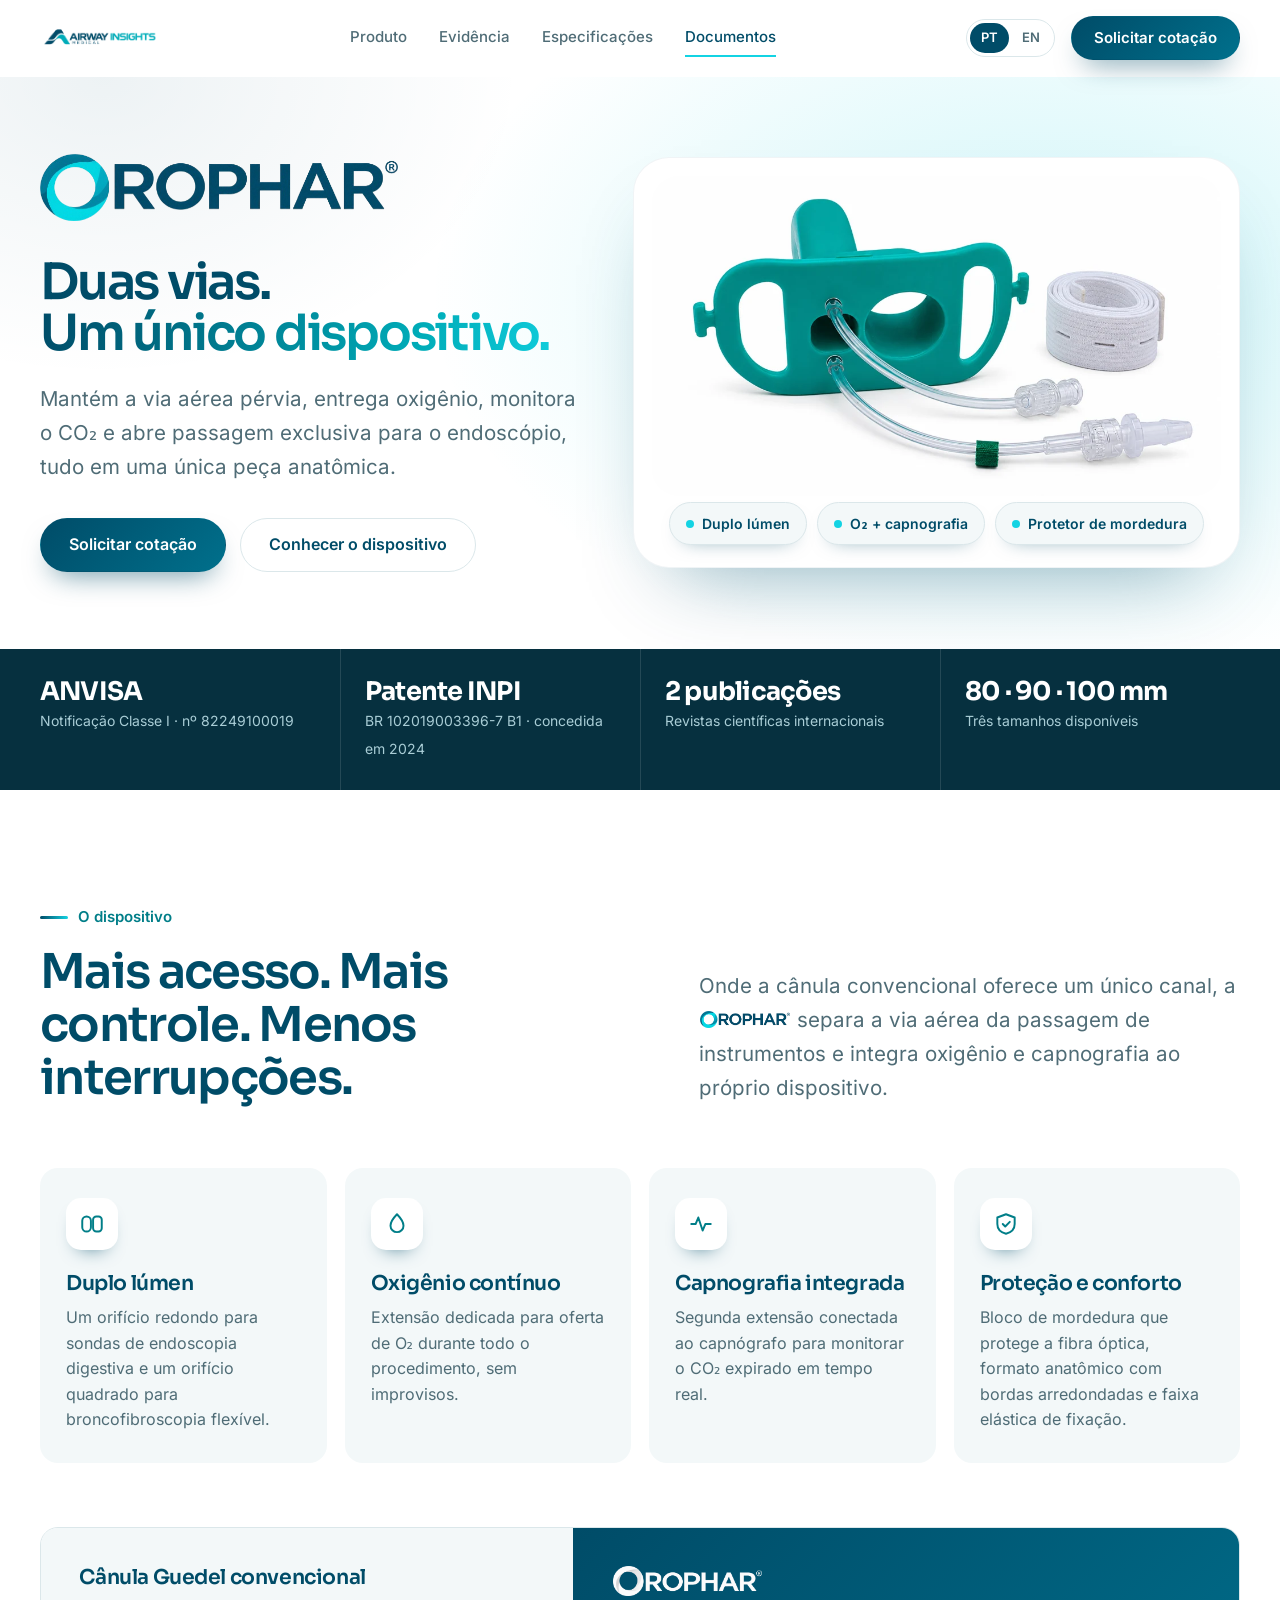
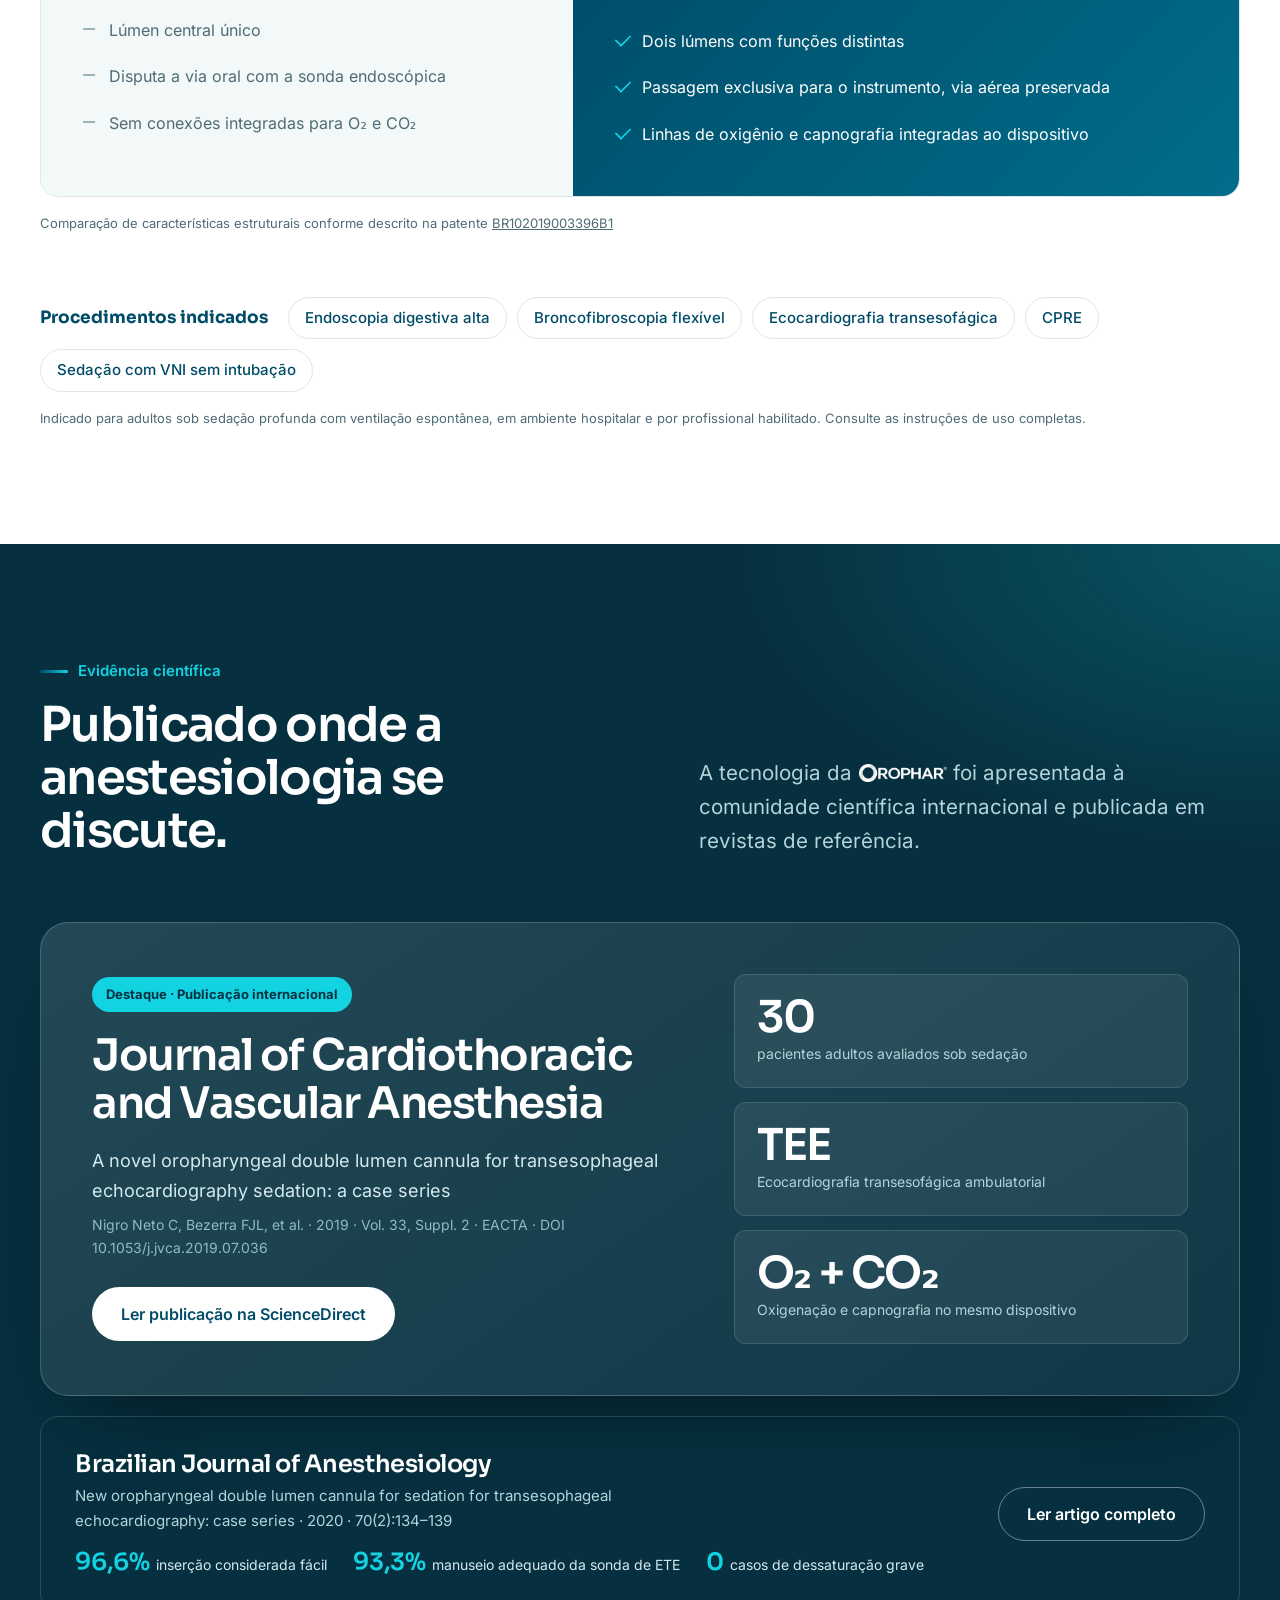
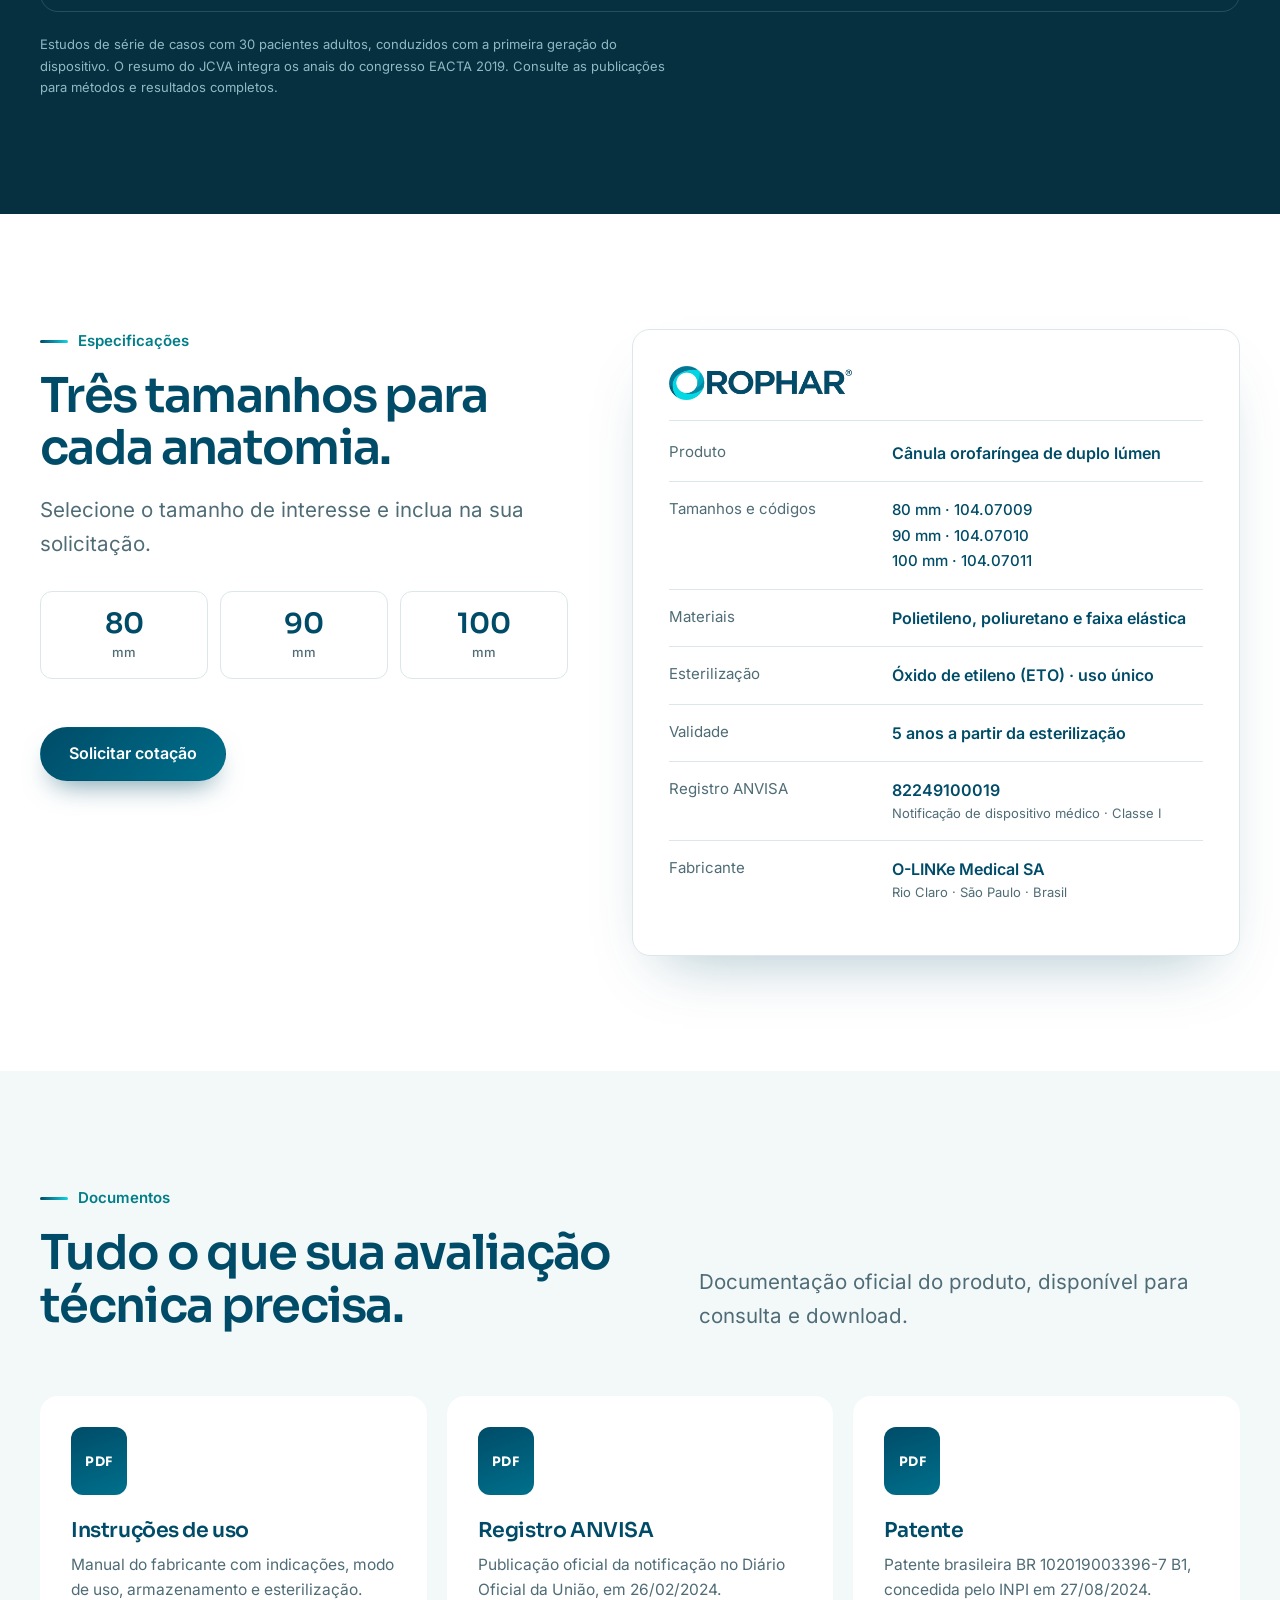
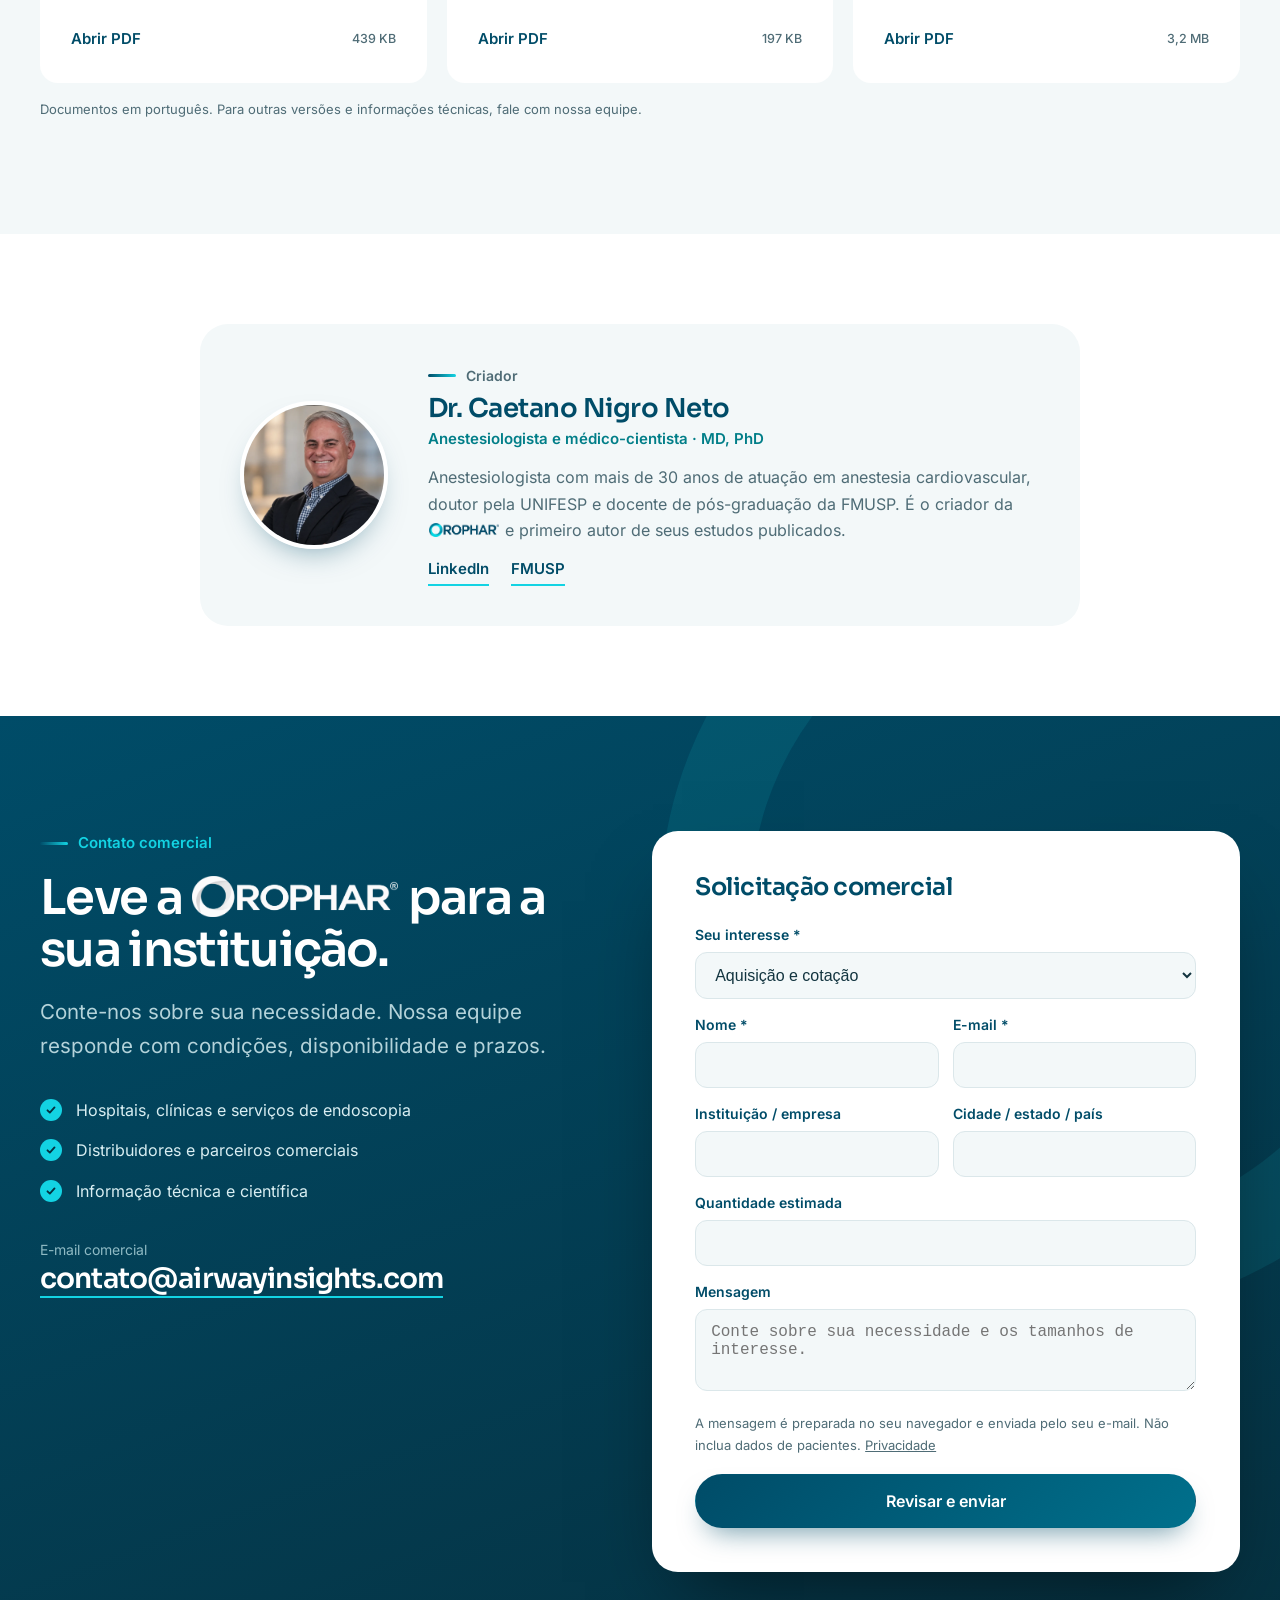
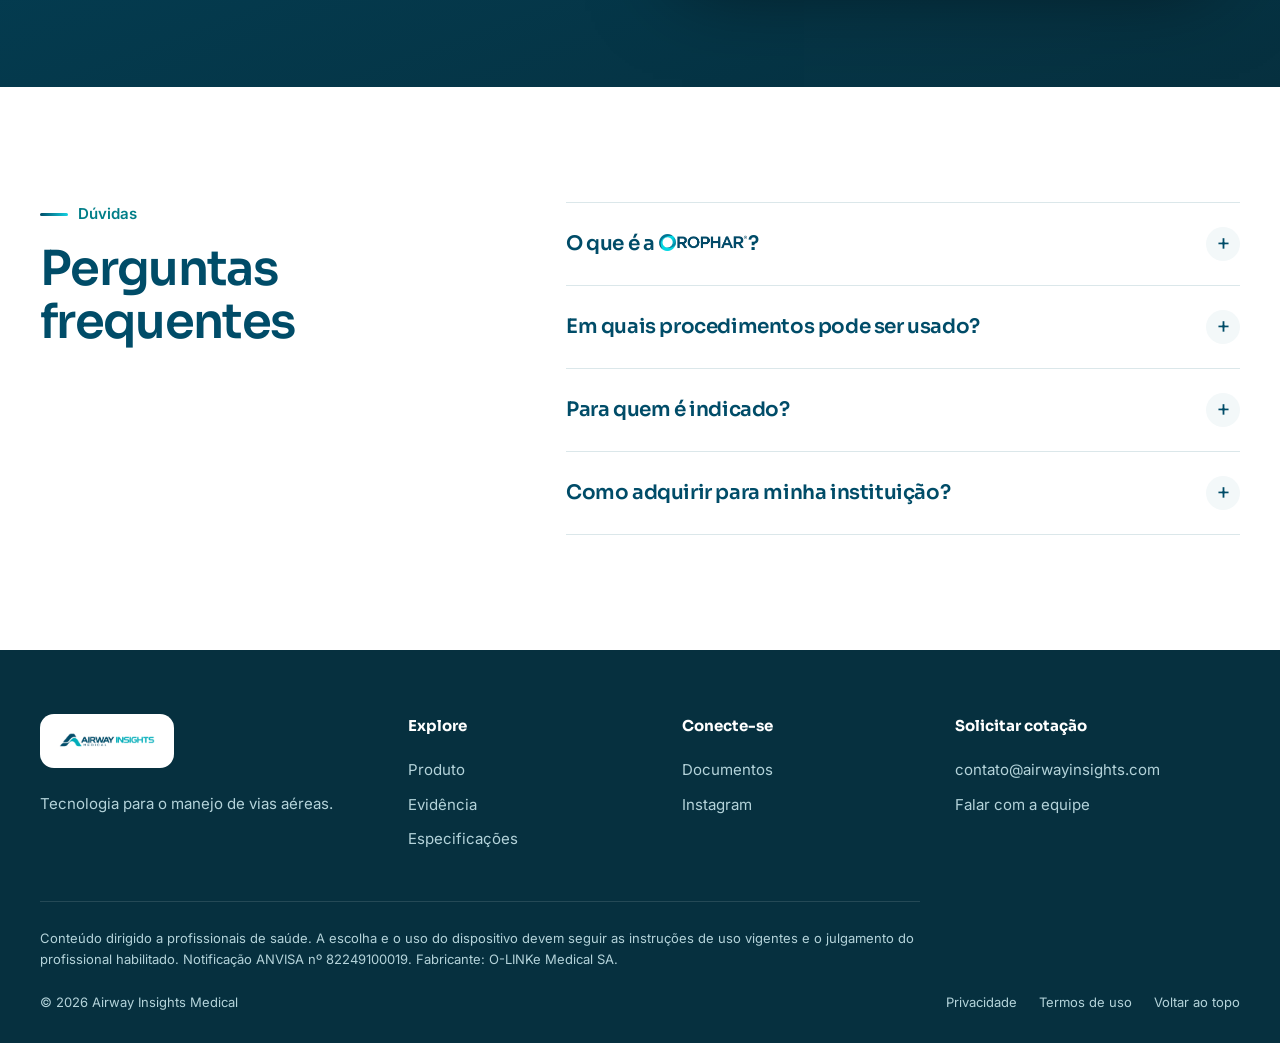
<file: index.html>
<!doctype html>
<html lang="pt-BR">
<head>
<meta charset="utf-8"><meta name="viewport" content="width=device-width, initial-scale=1, viewport-fit=cover">
<title>OROPHAR | Cânula orofaríngea de duplo lúmen · Airway Insights Medical</title>
<meta name="description" content="OROPHAR: cânula orofaríngea de duplo lúmen com acesso para endoscopia, oxigênio e capnografia em um único dispositivo. Patente concedida, publicada em revistas científicas.">
<meta name="color-scheme" content="light"><meta name="robots" content="index, follow"><link rel="canonical" href="https://airwayinsights.com/"><meta name="theme-color" content="#004c68">
<meta property="og:type" content="website"><meta property="og:title" content="OROPHAR | Cânula orofaríngea de duplo lúmen · Airway Insights Medical"><meta property="og:description" content="OROPHAR: cânula orofaríngea de duplo lúmen com acesso para endoscopia, oxigênio e capnografia em um único dispositivo. Patente concedida, publicada em revistas científicas."><meta property="og:locale" content="pt_BR">
<link rel="alternate" hreflang="pt-BR" href="index.html"><link rel="alternate" hreflang="en-US" href="en/index.html"><link rel="alternate" hreflang="x-default" href="index.html">
<link rel="icon" type="image/png" sizes="32x32" href="assets/favicon-32.png"><link rel="icon" type="image/png" sizes="256x256" href="assets/favicon-256.png"><link rel="apple-touch-icon" href="assets/airway-insights-symbol.png">
<link rel="preload" as="image" href="assets/orophar-product-1000.webp" fetchpriority="high">
<script type="application/ld+json">{"@context":"https://schema.org","@graph":[{"@type":"Organization","name":"Airway Insights Medical","url":"https://airwayinsights.com/","logo":"https://airwayinsights.com/assets/airway-insights-logo.png","email":"contato@airwayinsights.com","sameAs":["https://www.instagram.com/airwayinsights/"]},{"@type":"Product","name":"OROPHAR","category":"Cânula orofaríngea","description":"OROPHAR: cânula orofaríngea de duplo lúmen com acesso para endoscopia, oxigênio e capnografia em um único dispositivo. Patente concedida, publicada em revistas científicas.","image":"https://airwayinsights.com/assets/orophar-product.webp","brand":{"@type":"Brand","name":"OROPHAR"},"manufacturer":{"@type":"Organization","name":"O-LINKe Medical SA"}}]}</script>
<link rel="stylesheet" href="assets/site.css">
<script src="assets/config.js" defer></script><script src="assets/site.js" defer></script>
</head>
<body>
<a class="skip-link" href="#main">Pular para o conteúdo</a>
<header class="site-header"><div class="container header-inner">
 <a class="brand" href="index.html" aria-label="Airway Insights Medical"><img src="assets/airway-insights-logo.png" width="1086" height="362" alt="Airway Insights Medical"></a>
 <nav class="desktop-nav" aria-label="Navegação principal"><a href="#product">Produto</a><a href="#evidence">Evidência</a><a href="#specs">Especificações</a><a href="#resources">Documentos</a></nav>
 <div class="header-actions"><div class="lang" aria-label="Language"><a class="active" href="index.html" lang="pt-BR" aria-label="Português">PT</a><a class="" href="en/index.html" lang="en-US" aria-label="English">EN</a></div><a href="#contact" class="btn btn-p header-cta">Solicitar cotação</a>
 <button class="menu-toggle" aria-expanded="false" aria-controls="mobile-nav" aria-label="Abrir menu"><span></span><span></span></button></div>
</div>
<nav id="mobile-nav" class="mobile-nav" aria-label="Navegação principal" hidden><a href="#product">Produto</a><a href="#evidence">Evidência</a><a href="#specs">Especificações</a><a href="#resources">Documentos</a><a href="#contact">Solicitar cotação</a></nav>
</header>
<main id="main">

<div class="hero-band"><section class="container hero" aria-labelledby="hero-title">
 <div class="hero-copy">
  <h1 id="hero-title"><img src="assets/orophar-logo.png" width="698" height="130" alt="OROPHAR"><span class="sr-only"> — cânula orofaríngea de duplo lúmen</span></h1>
  <p class="hero-tag">Duas vias.<span>Um único dispositivo.</span></p>
  <p class="lead">Mantém a via aérea pérvia, entrega oxigênio, monitora o CO₂ e abre passagem exclusiva para o endoscópio, tudo em uma única peça anatômica.</p>
  <div class="hero-actions"><a class="btn btn-p" href="#contact" data-intent="quote">Solicitar cotação</a><a class="btn btn-g" href="#product">Conhecer o dispositivo</a></div>
 </div>
 <div class="hero-visual">
  <img src="assets/orophar-product-1000.webp" srcset="assets/orophar-product-1000.webp 1000w, assets/orophar-product.webp 1672w" sizes="(max-width:860px) 100vw, 56vw" width="1672" height="941" alt="OROPHAR: cânula orofaríngea de duplo lúmen com extensões de oxigênio e capnografia e faixa elástica" fetchpriority="high">
  <div class="pills"><span class="pill"><i></i>Duplo lúmen</span><span class="pill"><i></i>O₂ + capnografia</span><span class="pill"><i></i>Protetor de mordedura</span></div>
 </div>
</section></div>

<div class="trust"><div class="container trust-inner">
 <div class="trust-item"><strong>ANVISA</strong><span>Notificação Classe I · nº 82249100019</span></div>
 <div class="trust-item"><strong>Patente INPI</strong><span>BR 102019003396-7 B1 · concedida em 2024</span></div>
 <div class="trust-item"><strong>2 publicações</strong><span>Revistas científicas internacionais</span></div>
 <div class="trust-item"><strong>80 · 90 · 100 mm</strong><span>Três tamanhos disponíveis</span></div>
</div></div>

<section id="product" class="section container">
 <div class="section-head"><div><p class="kicker">O dispositivo</p><h2>Mais acesso. Mais controle. Menos interrupções.</h2></div><p class="lead">Onde a cânula convencional oferece um único canal, a <img class="wm" src="assets/orophar-logo.png" width="698" height="130" alt="OROPHAR"> separa a via aérea da passagem de instrumentos e integra oxigênio e capnografia ao próprio dispositivo.</p></div>
 <div class="features">
  <article class="feature"><div class="ic"><svg viewBox="0 0 24 24"><rect x="3" y="5" width="8" height="14" rx="4"/><rect x="13" y="5" width="8" height="14" rx="3"/></svg></div><h3>Duplo lúmen</h3><p>Um orifício redondo para sondas de endoscopia digestiva e um orifício quadrado para broncofibroscopia flexível.</p></article>
  <article class="feature"><div class="ic"><svg viewBox="0 0 24 24"><path d="M12 3s6 6.2 6 10.5a6 6 0 0 1-12 0C6 9.2 12 3 12 3z"/></svg></div><h3>Oxigênio contínuo</h3><p>Extensão dedicada para oferta de O₂ durante todo o procedimento, sem improvisos.</p></article>
  <article class="feature"><div class="ic"><svg viewBox="0 0 24 24"><path d="M3 12h4l2.5-6 4 12 2.5-6H21"/></svg></div><h3>Capnografia integrada</h3><p>Segunda extensão conectada ao capnógrafo para monitorar o CO₂ expirado em tempo real.</p></article>
  <article class="feature"><div class="ic"><svg viewBox="0 0 24 24"><path d="M12 3l8 3v6c0 4.5-3.3 7.8-8 9-4.7-1.2-8-4.5-8-9V6z"/><path d="M9 12l2.3 2.3L15.5 10"/></svg></div><h3>Proteção e conforto</h3><p>Bloco de mordedura que protege a fibra óptica, formato anatômico com bordas arredondadas e faixa elástica de fixação.</p></article>
 </div>
 <div class="compare">
  <div class="old"><h3>Cânula Guedel convencional</h3><ul><li>Lúmen central único</li><li>Disputa a via oral com a sonda endoscópica</li><li>Sem conexões integradas para O₂ e CO₂</li></ul></div>
  <div class="new"><h3><img class="wm" src="assets/orophar-logo-light.png" width="2046" height="411" alt="OROPHAR"></h3><ul><li>Dois lúmens com funções distintas</li><li>Passagem exclusiva para o instrumento, via aérea preservada</li><li>Linhas de oxigênio e capnografia integradas ao dispositivo</li></ul></div>
 </div>
 <p class="src">Comparação de características estruturais conforme descrito na patente <a href="https://patents.google.com/patent/BR102019003396B1/pt" target="_blank" rel="noopener noreferrer">BR102019003396B1</a></p>
 <div class="uses" style="margin-top:clamp(40px,5vw,64px)"><strong>Procedimentos indicados</strong><span>Endoscopia digestiva alta</span><span>Broncofibroscopia flexível</span><span>Ecocardiografia transesofágica</span><span>CPRE</span><span>Sedação com VNI sem intubação</span></div>
 <p class="src">Indicado para adultos sob sedação profunda com ventilação espontânea, em ambiente hospitalar e por profissional habilitado. Consulte as instruções de uso completas.</p>
</section>

<section id="evidence" class="section evidence"><div class="container">
 <div class="section-head"><div><p class="kicker">Evidência científica</p><h2>Publicado onde a anestesiologia se discute.</h2></div><p class="lead">A tecnologia da <img class="wm" src="assets/orophar-logo-light.png" width="2046" height="411" alt="OROPHAR"> foi apresentada à comunidade científica internacional e publicada em revistas de referência.</p></div>
 <article class="feat-pub">
  <div><span class="badge">Destaque · Publicação internacional</span><h3 class="journal">Journal of Cardiothoracic and Vascular Anesthesia</h3>
   <p class="title">A novel oropharyngeal double lumen cannula for transesophageal echocardiography sedation: a case series</p>
   <p class="meta">Nigro Neto C, Bezerra FJL, et al. · 2019 · Vol. 33, Suppl. 2 · EACTA · DOI 10.1053/j.jvca.2019.07.036</p>
   <div class="links"><a class="btn btn-w" href="https://www.sciencedirect.com/science/article/abs/pii/S1053077019306755" target="_blank" rel="noopener noreferrer">Ler publicação na ScienceDirect</a></div></div>
  <div class="stats"><div class="stat"><b>30</b><span>pacientes adultos avaliados sob sedação</span></div><div class="stat"><b>TEE</b><span>Ecocardiografia transesofágica ambulatorial</span></div><div class="stat"><b>O₂ + CO₂</b><span>Oxigenação e capnografia no mesmo dispositivo</span></div></div>
 </article>
 <article class="sec-pub">
  <div><h3>Brazilian Journal of Anesthesiology</h3><p>New oropharyngeal double lumen cannula for sedation for transesophageal echocardiography: case series · 2020 · 70(2):134–139</p>
   <div class="res"><span><b>96,6%</b>inserção considerada fácil</span><span><b>93,3%</b>manuseio adequado da sonda de ETE</span><span><b>0</b>casos de dessaturação grave</span></div></div>
  <a class="btn btn-o" href="https://pmc.ncbi.nlm.nih.gov/articles/PMC9373078/" target="_blank" rel="noopener noreferrer">Ler artigo completo</a>
 </article>
 <p class="note-light">Estudos de série de casos com 30 pacientes adultos, conduzidos com a primeira geração do dispositivo. O resumo do JCVA integra os anais do congresso EACTA 2019. Consulte as publicações para métodos e resultados completos.</p>
</div></section>

<section id="specs" class="section container specs">
 <div><p class="kicker">Especificações</p><h2>Três tamanhos para cada anatomia.</h2><p class="lead" style="margin-top:18px">Selecione o tamanho de interesse e inclua na sua solicitação.</p>
  <div class="sizes" role="group" aria-label="Tamanho de interesse"><button type="button" class="size" data-size="80" aria-pressed="false">80<small>mm</small></button><button type="button" class="size" data-size="90" aria-pressed="false">90<small>mm</small></button><button type="button" class="size" data-size="100" aria-pressed="false">100<small>mm</small></button></div>
  <p class="size-fb" id="size-feedback" aria-live="polite"></p>
  <a class="btn btn-p" href="#contact" data-intent="quote" style="margin-top:14px">Solicitar cotação</a></div>
 <div class="spec-panel"><div class="logo-row"><img src="assets/orophar-logo.png" width="698" height="130" alt="OROPHAR" loading="lazy"></div>
  <dl>
   <div><dt>Produto</dt><dd>Cânula orofaríngea de duplo lúmen</dd></div>
   <div><dt>Tamanhos e códigos</dt><dd><span class="codes">80 mm · 104.07009<br>90 mm · 104.07010<br>100 mm · 104.07011</span></dd></div>
   <div><dt>Materiais</dt><dd>Polietileno, poliuretano e faixa elástica</dd></div>
   <div><dt>Esterilização</dt><dd>Óxido de etileno (ETO) · uso único</dd></div>
   <div><dt>Validade</dt><dd>5 anos a partir da esterilização</dd></div>
   <div><dt>Registro ANVISA</dt><dd>82249100019<small>Notificação de dispositivo médico · Classe I</small></dd></div>
   <div><dt>Fabricante</dt><dd>O-LINKe Medical SA<small>Rio Claro · São Paulo · Brasil</small></dd></div>
  </dl></div>
</section>

<section id="resources" class="section docs"><div class="container">
 <div class="section-head"><div><p class="kicker">Documentos</p><h2>Tudo o que sua avaliação técnica precisa.</h2></div><p class="lead">Documentação oficial do produto, disponível para consulta e download.</p></div>
 <div class="doc-grid">
  <a class="doc" href="documents/manual-orophar-instrucoes-de-uso.pdf" target="_blank" rel="noopener"><div class="ic">PDF</div><h3>Instruções de uso</h3><p>Manual do fabricante com indicações, modo de uso, armazenamento e esterilização.</p><span class="act">Abrir PDF <small>439 KB</small></span></a>
  <a class="doc" href="documents/anvisa-orophar-dou-2024.pdf" target="_blank" rel="noopener"><div class="ic">PDF</div><h3>Registro ANVISA</h3><p>Publicação oficial da notificação no Diário Oficial da União, em 26/02/2024.</p><span class="act">Abrir PDF <small>197 KB</small></span></a>
  <a class="doc" href="documents/patente-BR102019003396B1.pdf" target="_blank" rel="noopener"><div class="ic">PDF</div><h3>Patente</h3><p>Patente brasileira BR 102019003396-7 B1, concedida pelo INPI em 27/08/2024.</p><span class="act">Abrir PDF <small>3,2 MB</small></span></a>
 </div>
 <p class="src">Documentos em português. Para outras versões e informações técnicas, fale com nossa equipe.</p>
</div></section>

<section id="doctor" class="container" style="padding-block:clamp(56px,7vw,96px)">
 <div class="creator"><img src="assets/caetano-nigro-neto.webp" width="720" height="720" alt="Dr. Caetano Nigro Neto" decoding="async">
  <div><p class="kicker">Criador</p><h3>Dr. Caetano Nigro Neto</h3><p class="role">Anestesiologista e médico-cientista · MD, PhD</p><p>Anestesiologista com mais de 30 anos de atuação em anestesia cardiovascular, doutor pela UNIFESP e docente de pós-graduação da FMUSP. É o criador da <img class="wm" src="assets/orophar-logo.png" width="698" height="130" alt="OROPHAR"> e primeiro autor de seus estudos publicados.</p>
   <div class="links-row"><a class="link" href="https://www.linkedin.com/in/ccaetanonigroneto/" target="_blank" rel="noopener noreferrer">LinkedIn</a><a class="link" href="https://fm.usp.br/posgrad/corpo-docente/caetano-nigro-neto" target="_blank" rel="noopener noreferrer">FMUSP</a></div></div>
 </div>
</section>

<section id="contact" class="section contact"><div class="container contact-grid">
 <div><p class="kicker">Contato comercial</p><h2>Leve a <img class="wm" src="assets/orophar-logo-light.png" width="2046" height="411" alt="OROPHAR"> para a sua instituição.</h2><p class="lead">Conte-nos sobre sua necessidade. Nossa equipe responde com condições, disponibilidade e prazos.</p>
  <ul class="who"><li>Hospitais, clínicas e serviços de endoscopia</li><li>Distribuidores e parceiros comerciais</li><li>Informação técnica e científica</li></ul>
  <div class="mail"><small>E-mail comercial</small><a class="email-link" href="mailto:contato@airwayinsights.com">contato@airwayinsights.com</a></div></div>
 <form id="contact-form" class="form" action="mailto:contato@airwayinsights.com" method="get"><h3>Solicitação comercial</h3>
  <div class="field"><label for="intent">Seu interesse *</label><select id="intent" name="intent" required><option value="quote">Aquisição e cotação</option><option value="institution">Hospital ou instituição</option><option value="distribution">Distribuição e parceria</option><option value="technical">Informação técnica e científica</option></select></div>
  <div class="row"><div class="field"><label for="name">Nome *</label><input id="name" name="name" required autocomplete="name" maxlength="100"></div><div class="field"><label for="email">E-mail *</label><input id="email" name="email" type="email" required autocomplete="email" maxlength="150"></div></div>
  <div class="row"><div class="field"><label for="organization">Instituição / empresa</label><input id="organization" name="organization" autocomplete="organization" maxlength="150"></div><div class="field"><label for="region">Cidade / estado / país</label><input id="region" name="region" maxlength="150"></div></div>
  <div class="field"><label for="quantity">Quantidade estimada</label><input id="quantity" name="quantity" type="number" min="1" max="1000000" step="1" inputmode="numeric"></div>
  <div class="field"><label for="message">Mensagem</label><textarea id="message" name="message" rows="3" maxlength="1500" placeholder="Conte sobre sua necessidade e os tamanhos de interesse."></textarea></div>
  <input type="hidden" name="size" id="selected-size">
  <p class="priv">A mensagem é preparada no seu navegador e enviada pelo seu e-mail. Não inclua dados de pacientes. <a href="documents/privacy-pt.html">Privacidade</a></p>
  <button type="submit" class="btn btn-p" style="width:100%">Revisar e enviar</button>
  <noscript><p class="priv"><a href="mailto:contato@airwayinsights.com">contato@airwayinsights.com</a></p></noscript>
 </form>
</div></section>

<section id="faq" class="section container"><div class="faq-wrap">
 <div><p class="kicker">Dúvidas</p><h2>Perguntas frequentes</h2></div>
 <div class="faq">
  <details name="faq"><summary><span>O que é a <img class="wm" src="assets/orophar-logo.png" width="698" height="130" alt="OROPHAR">?</span></summary><p>É uma cânula orofaríngea de duplo lúmen, de uso único e fornecida estéril. Mantém a via aérea pérvia durante a sedação e permite passar a sonda endoscópica, oferecer oxigênio e monitorar CO₂ com um único dispositivo.</p></details>
  <details name="faq"><summary><span>Em quais procedimentos pode ser usado?</span></summary><p>Endoscopia digestiva alta, broncofibroscopia flexível, ecocardiografia transesofágica, procedimentos terapêuticos gastroduodenais como CPRE e sedação com ventilação não invasiva sem intubação. Também pode servir de guia em emergências para tubos orotraqueais.</p></details>
  <details name="faq"><summary><span>Para quem é indicado?</span></summary><p>Para pacientes adultos sob sedação, com ventilação espontânea, em ambiente hospitalar e por profissional médico capacitado. Siga sempre as instruções de uso.</p></details>
  <details name="faq"><summary><span>Como adquirir para minha instituição?</span></summary><p>Use o formulário de contato. Nossa equipe retorna com condições comerciais, disponibilidade e prazos de fornecimento, inclusive para distribuidores.</p></details>
 </div>
</div></section>

</main>
<footer class="site-footer"><div class="container">
 <div class="foot">
  <div><div class="brand-box"><img src="assets/airway-insights-logo.png" width="1086" height="362" alt="Airway Insights Medical" loading="lazy"></div><p>Tecnologia para o manejo de vias aéreas.</p></div>
  <div><strong>Explore</strong><a href="#product">Produto</a><a href="#evidence">Evidência</a><a href="#specs">Especificações</a></div>
  <div><strong>Conecte-se</strong><a href="#resources">Documentos</a><a href="https://www.instagram.com/airwayinsights/" target="_blank" rel="noopener noreferrer">Instagram</a></div>
  <div><strong>Solicitar cotação</strong><a class="email-link" href="mailto:contato@airwayinsights.com">contato@airwayinsights.com</a><a href="#contact">Falar com a equipe</a></div>
 </div>
 <p class="foot-note">Conteúdo dirigido a profissionais de saúde. A escolha e o uso do dispositivo devem seguir as instruções de uso vigentes e o julgamento do profissional habilitado. Notificação ANVISA nº 82249100019. Fabricante: O-LINKe Medical SA.</p>
 <div class="foot-bottom"><span>© 2026 Airway Insights Medical</span><div><a href="documents/privacy-pt.html">Privacidade</a><a href="documents/terms-pt.html">Termos de uso</a><a href="#main">Voltar ao topo</a></div></div>
</div></footer>
<div class="mobile-cta"><img src="assets/orophar-logo.png" width="698" height="130" alt="OROPHAR"><a class="btn btn-p" href="#contact" data-intent="quote">Solicitar cotação</a></div>
<dialog id="inquiry-dialog" aria-labelledby="dialog-title"><div class="dlg-top"><img src="assets/airway-insights-logo.png" width="1086" height="362" alt="Airway Insights Medical"><button type="button" class="close-dialog" aria-label="Fechar">×</button></div>
 <h2 id="dialog-title">Sua mensagem está pronta.</h2><p>Revise abaixo. Nenhuma mensagem foi enviada ainda.</p><textarea id="inquiry-preview" rows="9" readonly aria-label="Sua mensagem está pronta."></textarea>
 <div class="dlg-actions"><a id="send-email" href="mailto:contato@airwayinsights.com" class="btn btn-p">Abrir meu e-mail</a><button type="button" class="btn btn-g" id="copy-message">Copiar mensagem</button></div>
 <p id="copy-status" aria-live="polite" style="margin-top:14px">Se o aplicativo não abrir, copie a mensagem e envie para contato@airwayinsights.com.</p></dialog>
</body></html>
</file>
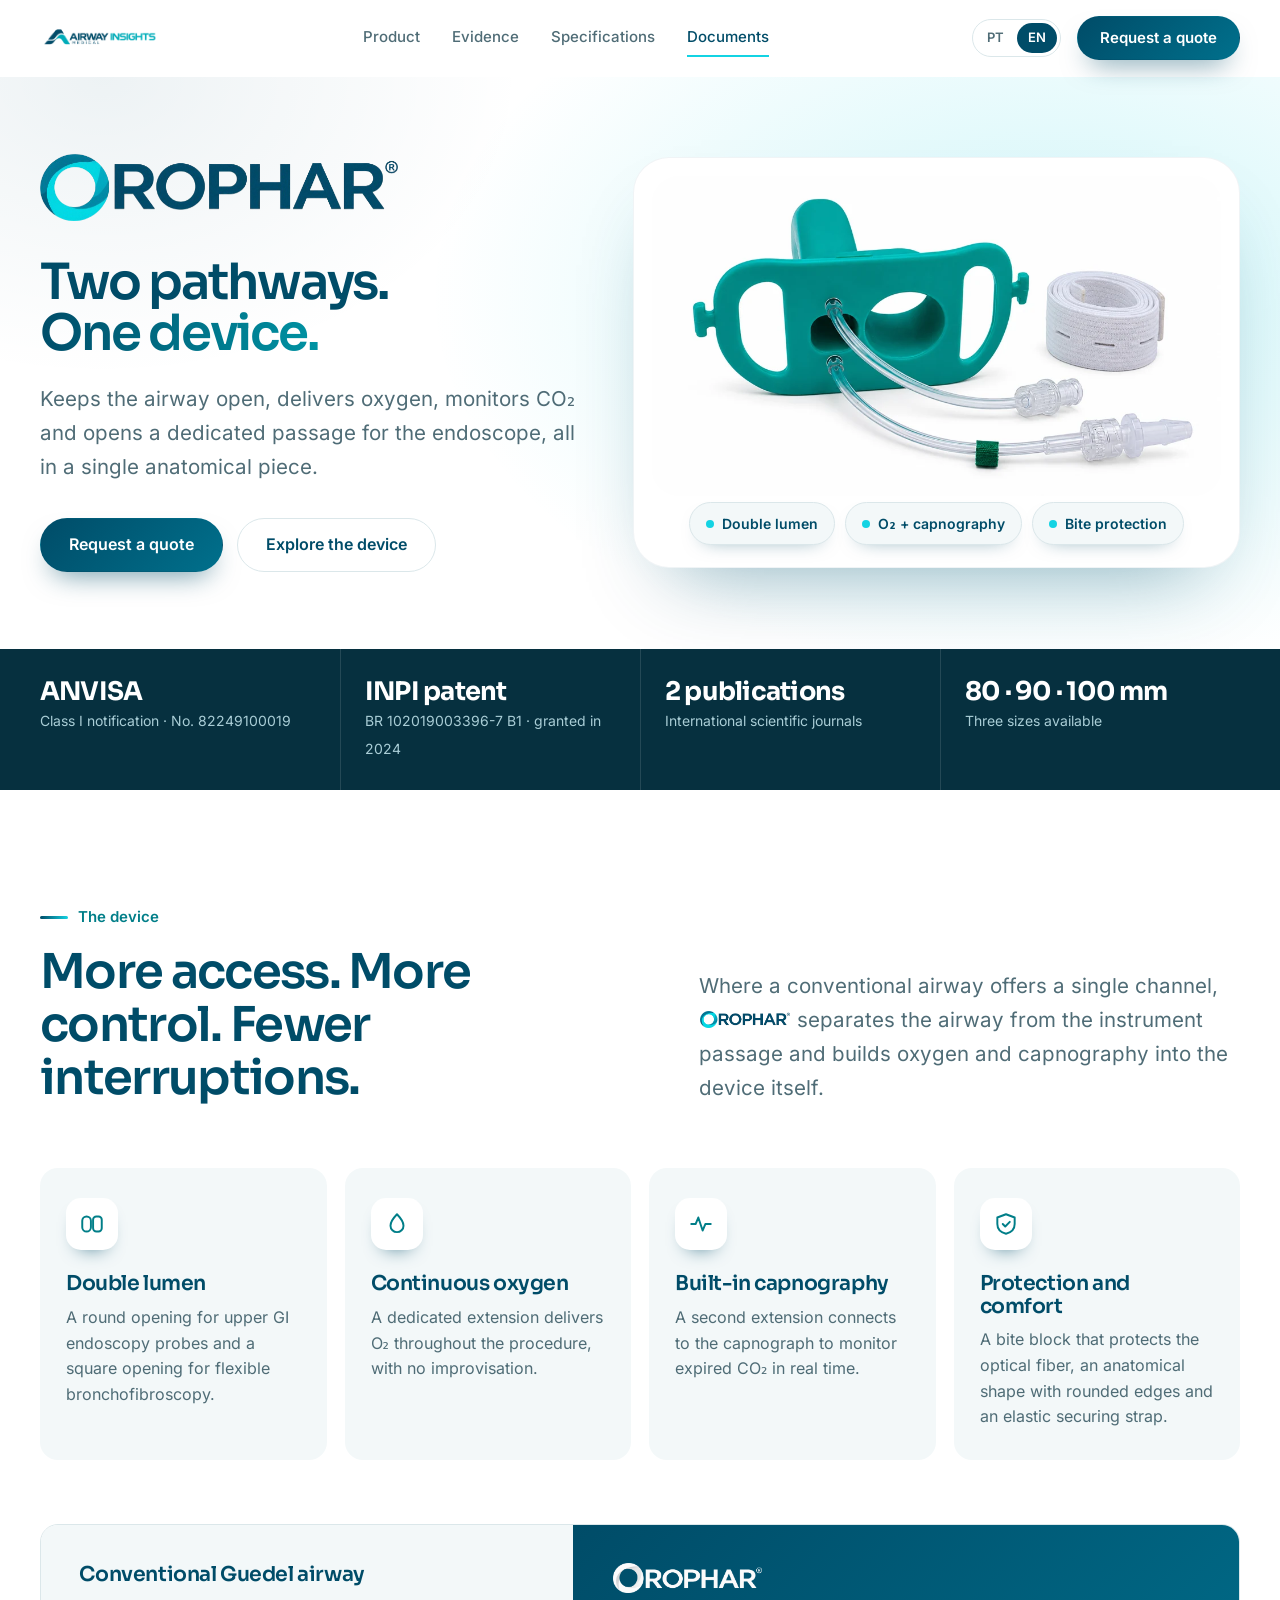
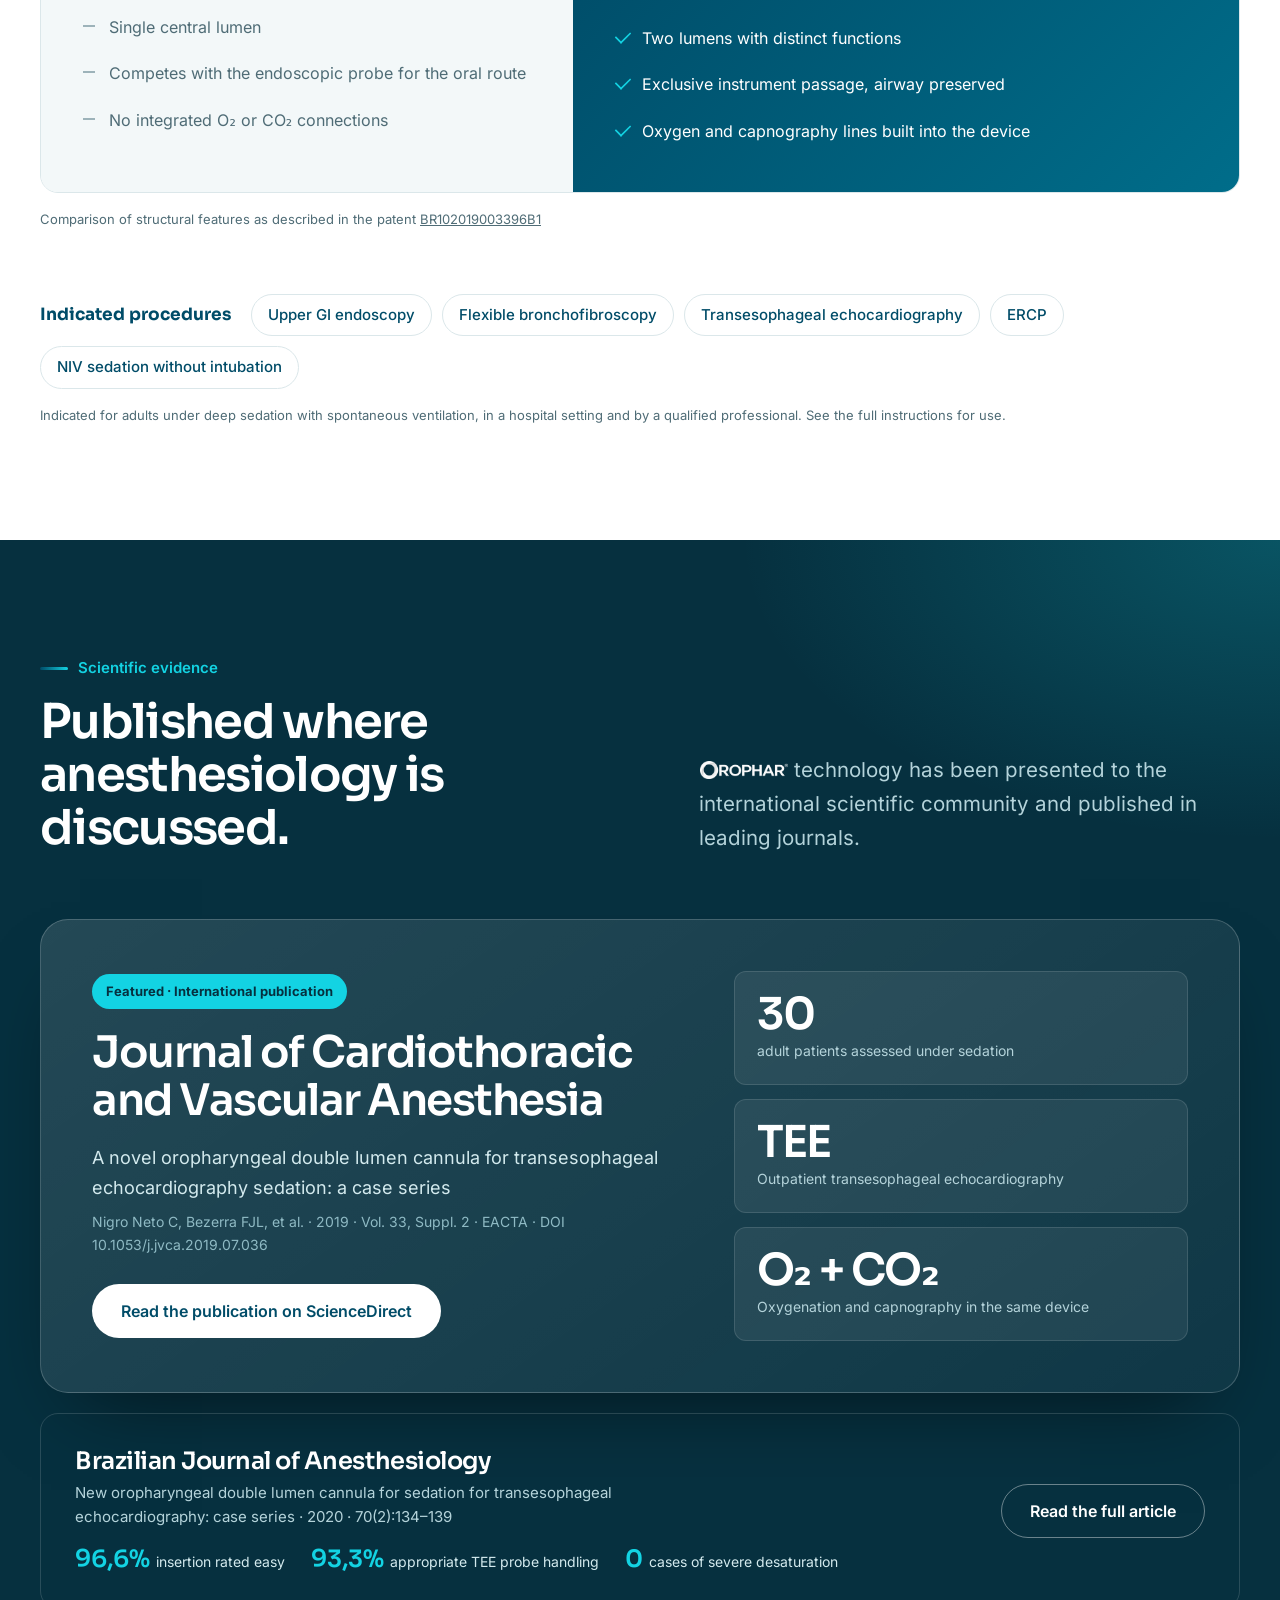
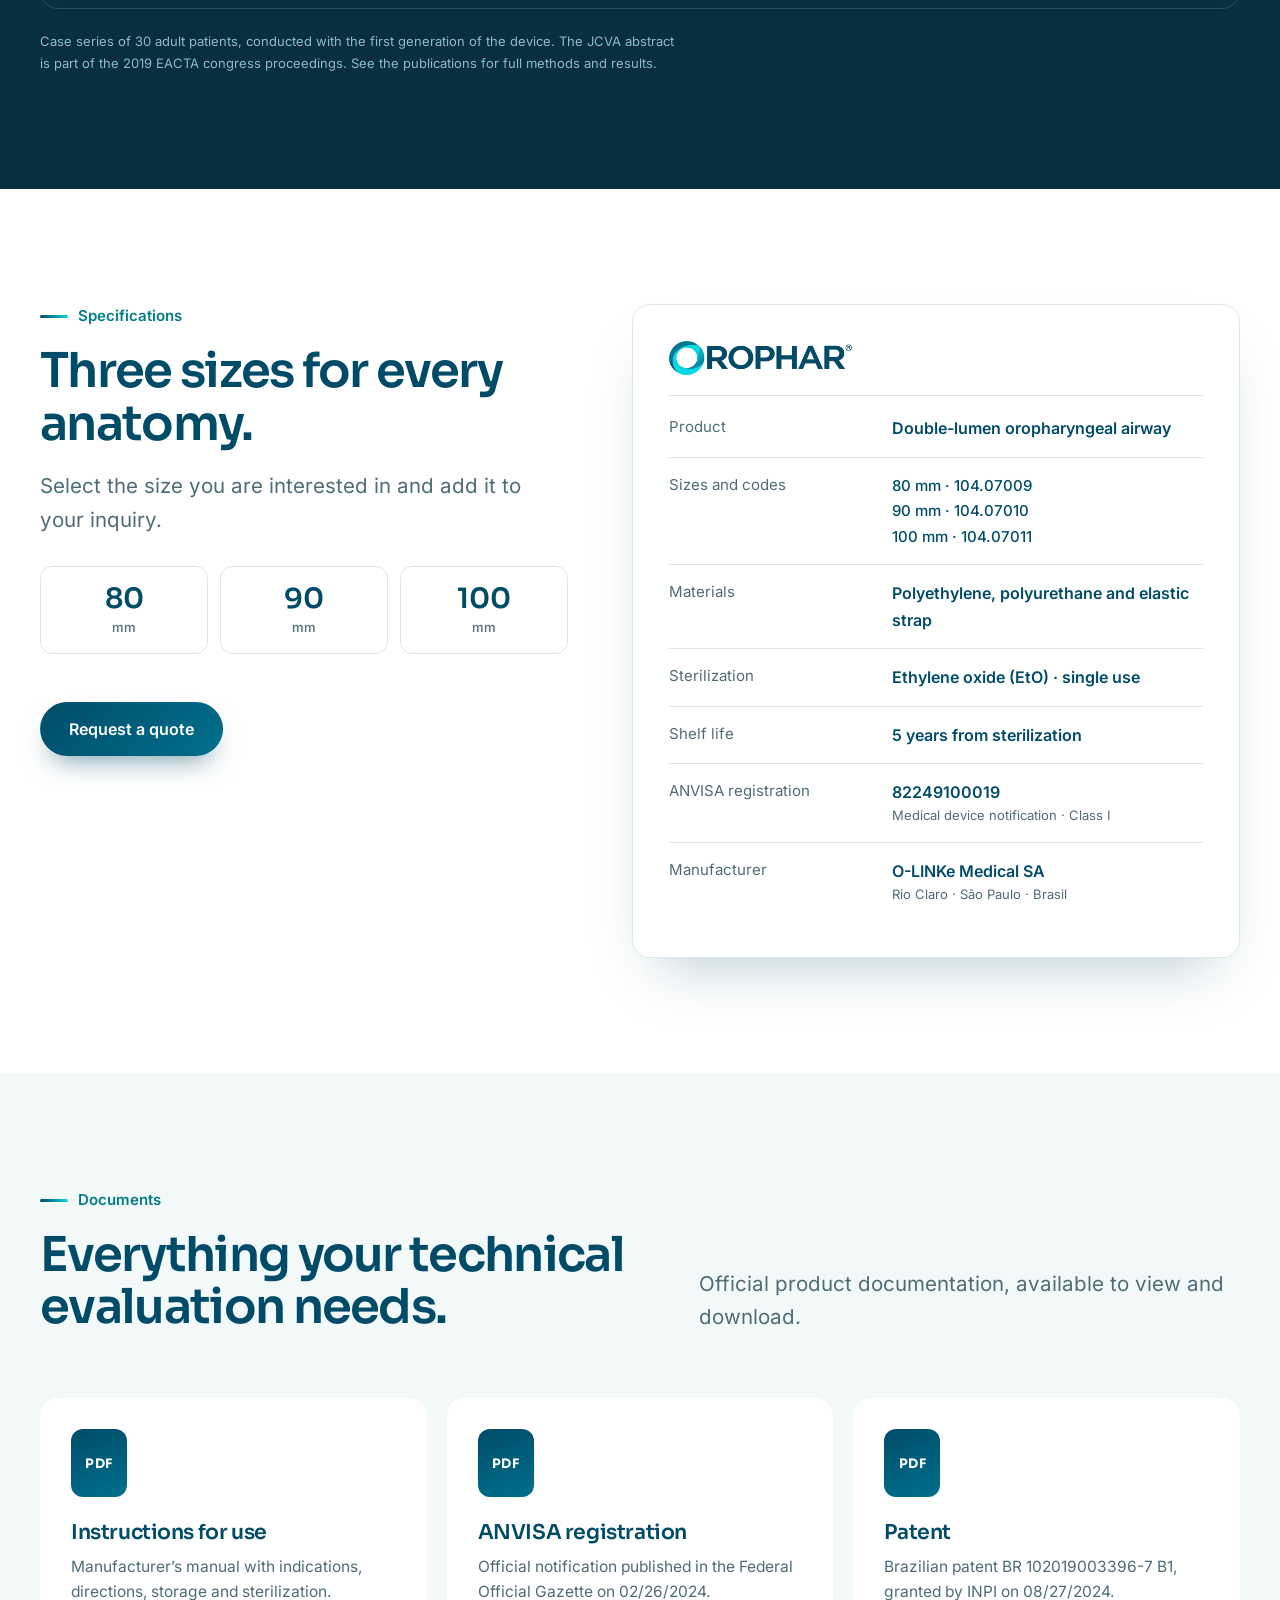
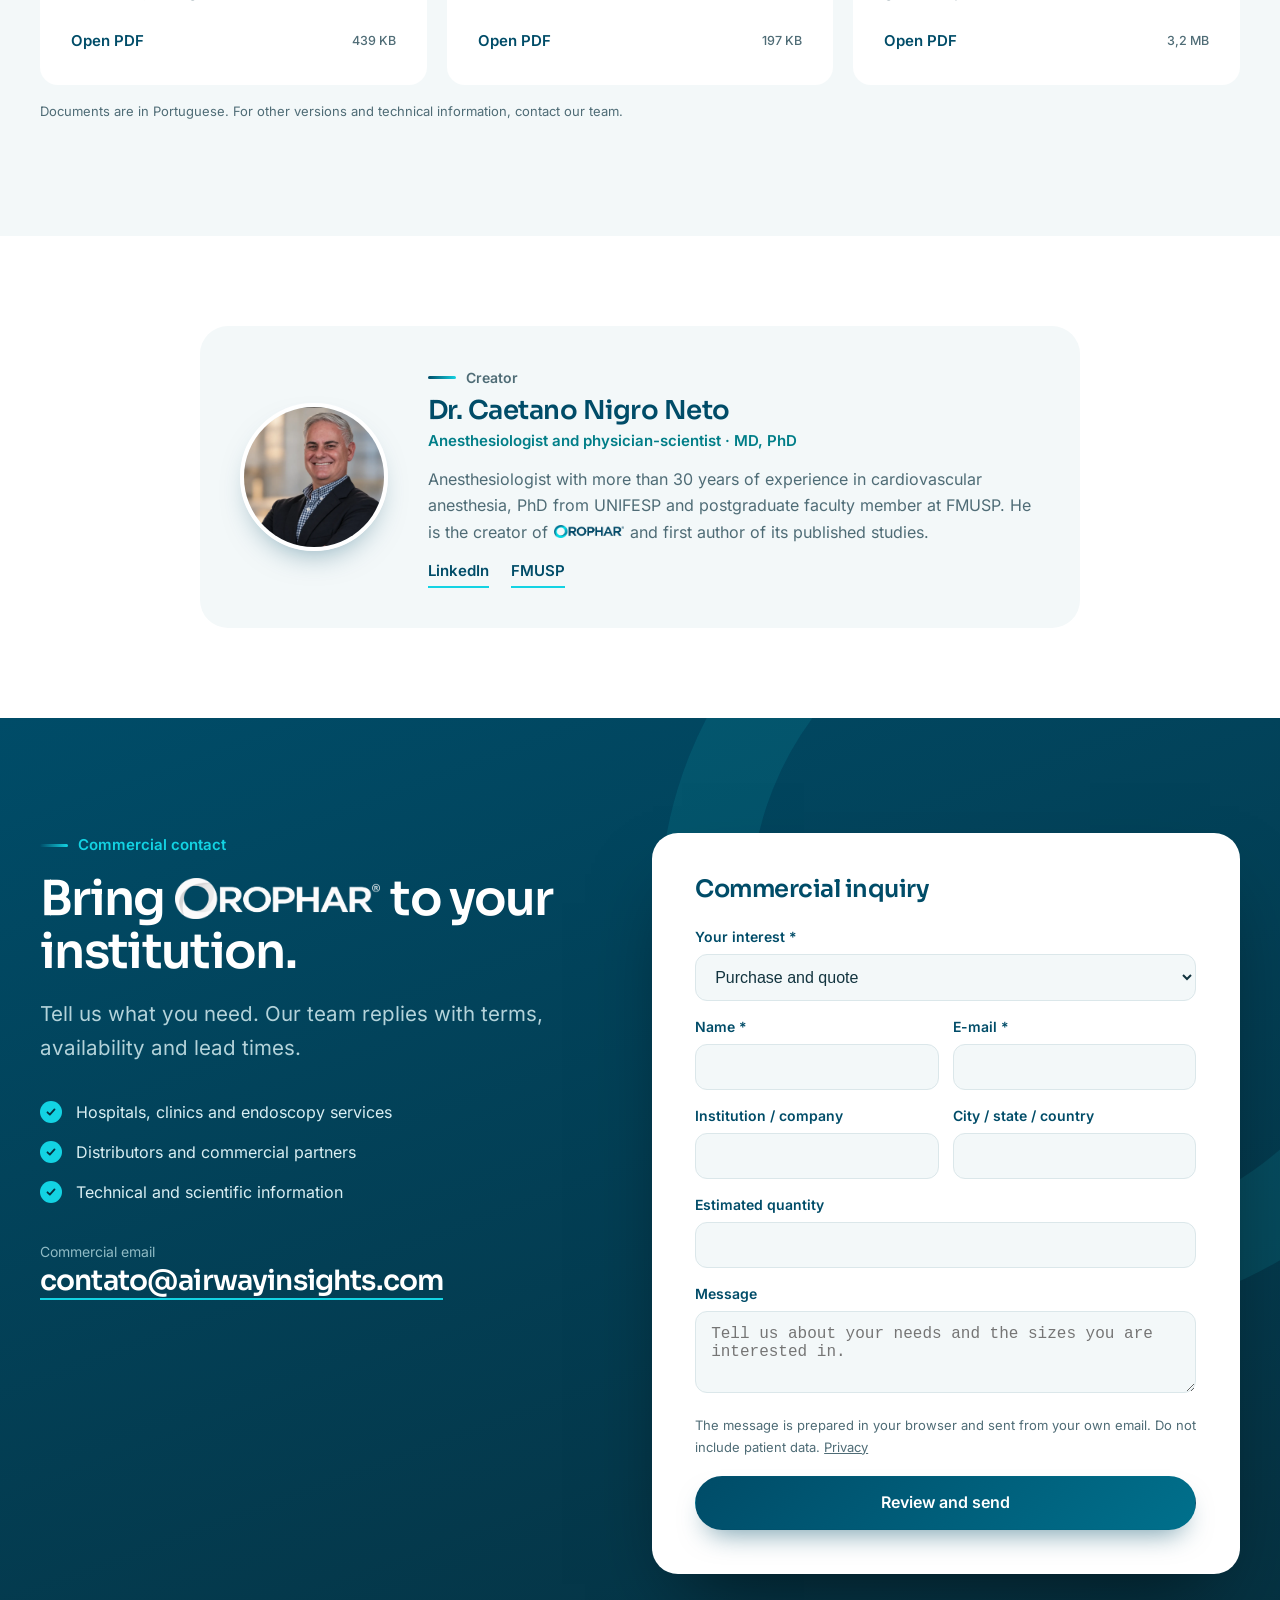
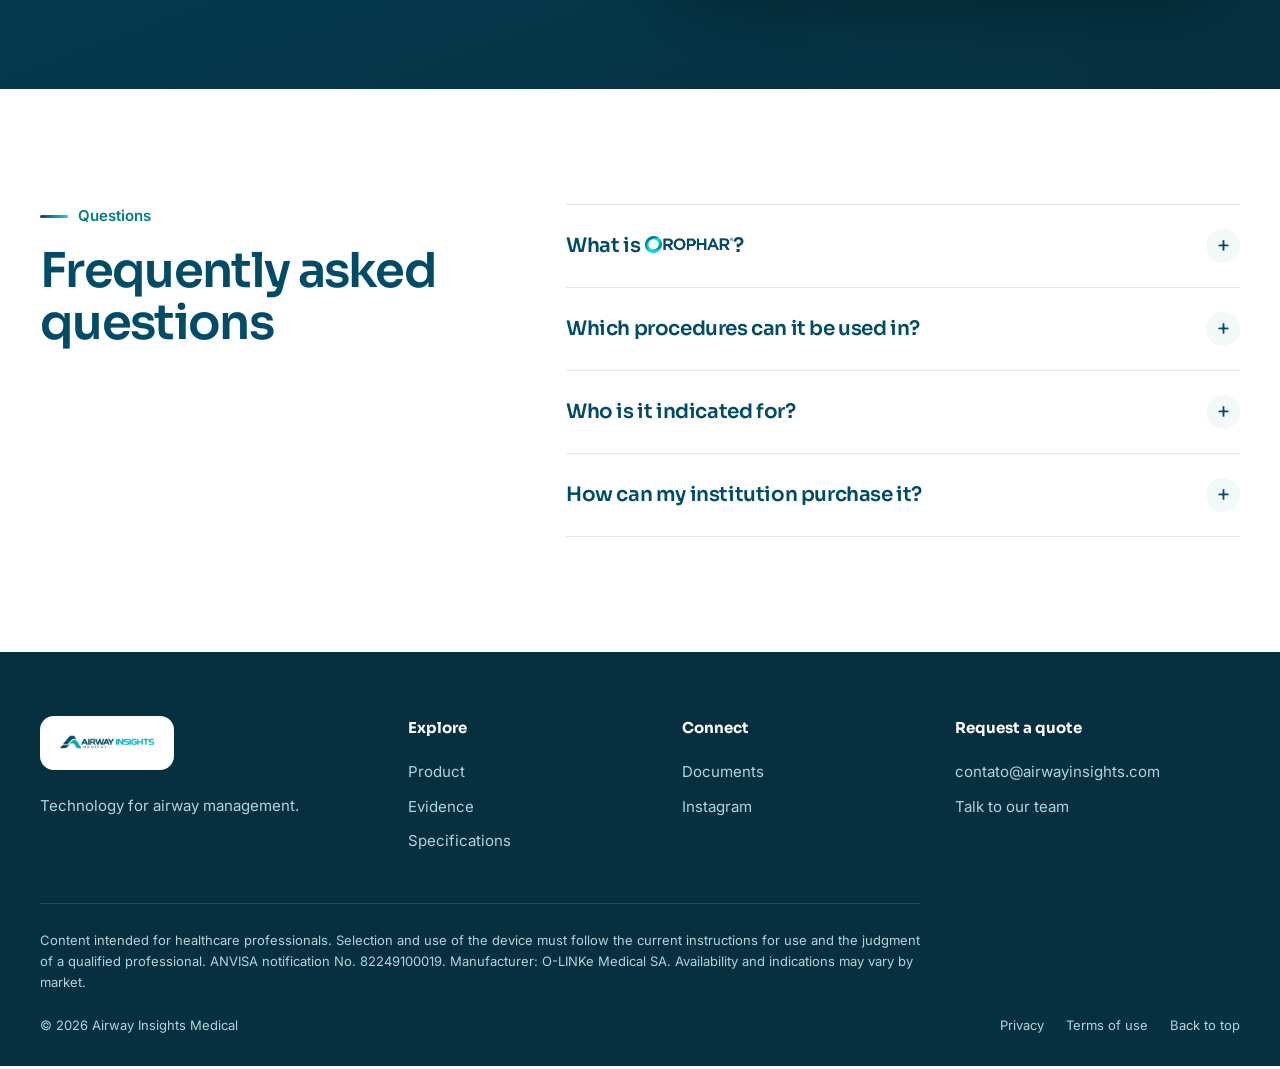
<file: en/index.html>
<!doctype html>
<html lang="en-US">
<head>
<meta charset="utf-8"><meta name="viewport" content="width=device-width, initial-scale=1, viewport-fit=cover">
<title>OROPHAR | Double-lumen oropharyngeal airway · Airway Insights Medical</title>
<meta name="description" content="OROPHAR: a double-lumen oropharyngeal airway with scope access, oxygen and capnography in a single device. Granted patent, published in scientific journals.">
<meta name="color-scheme" content="light"><meta name="robots" content="index, follow"><link rel="canonical" href="https://airwayinsights.com/en/"><meta name="theme-color" content="#004c68">
<meta property="og:type" content="website"><meta property="og:title" content="OROPHAR | Double-lumen oropharyngeal airway · Airway Insights Medical"><meta property="og:description" content="OROPHAR: a double-lumen oropharyngeal airway with scope access, oxygen and capnography in a single device. Granted patent, published in scientific journals."><meta property="og:locale" content="en_US">
<link rel="alternate" hreflang="pt-BR" href="../index.html"><link rel="alternate" hreflang="en-US" href="index.html"><link rel="alternate" hreflang="x-default" href="../index.html">
<link rel="icon" type="image/png" sizes="32x32" href="../assets/favicon-32.png"><link rel="icon" type="image/png" sizes="256x256" href="../assets/favicon-256.png"><link rel="apple-touch-icon" href="../assets/airway-insights-symbol.png">
<link rel="preload" as="image" href="../assets/orophar-product-1000.webp" fetchpriority="high">
<script type="application/ld+json">{"@context":"https://schema.org","@graph":[{"@type":"Organization","name":"Airway Insights Medical","url":"https://airwayinsights.com/","logo":"https://airwayinsights.com/assets/airway-insights-logo.png","email":"contato@airwayinsights.com","sameAs":["https://www.instagram.com/airwayinsights/"]},{"@type":"Product","name":"OROPHAR","category":"Oropharyngeal airway","description":"OROPHAR: a double-lumen oropharyngeal airway with scope access, oxygen and capnography in a single device. Granted patent, published in scientific journals.","image":"https://airwayinsights.com/assets/orophar-product.webp","brand":{"@type":"Brand","name":"OROPHAR"},"manufacturer":{"@type":"Organization","name":"O-LINKe Medical SA"}}]}</script>
<link rel="stylesheet" href="../assets/site.css">
<script src="../assets/config.js" defer></script><script src="../assets/site.js" defer></script>
</head>
<body>
<a class="skip-link" href="#main">Skip to content</a>
<header class="site-header"><div class="container header-inner">
 <a class="brand" href="../index.html" aria-label="Airway Insights Medical"><img src="../assets/airway-insights-logo.png" width="1086" height="362" alt="Airway Insights Medical"></a>
 <nav class="desktop-nav" aria-label="Main navigation"><a href="#product">Product</a><a href="#evidence">Evidence</a><a href="#specs">Specifications</a><a href="#resources">Documents</a></nav>
 <div class="header-actions"><div class="lang" aria-label="Language"><a class="" href="../index.html" lang="pt-BR" aria-label="Português">PT</a><a class="active" href="index.html" lang="en-US" aria-label="English">EN</a></div><a href="#contact" class="btn btn-p header-cta">Request a quote</a>
 <button class="menu-toggle" aria-expanded="false" aria-controls="mobile-nav" aria-label="Open menu"><span></span><span></span></button></div>
</div>
<nav id="mobile-nav" class="mobile-nav" aria-label="Main navigation" hidden><a href="#product">Product</a><a href="#evidence">Evidence</a><a href="#specs">Specifications</a><a href="#resources">Documents</a><a href="#contact">Request a quote</a></nav>
</header>
<main id="main">

<div class="hero-band"><section class="container hero" aria-labelledby="hero-title">
 <div class="hero-copy">
  <h1 id="hero-title"><img src="../assets/orophar-logo.png" width="698" height="130" alt="OROPHAR"><span class="sr-only"> — double-lumen oropharyngeal airway</span></h1>
  <p class="hero-tag">Two pathways.<span>One device.</span></p>
  <p class="lead">Keeps the airway open, delivers oxygen, monitors CO₂ and opens a dedicated passage for the endoscope, all in a single anatomical piece.</p>
  <div class="hero-actions"><a class="btn btn-p" href="#contact" data-intent="quote">Request a quote</a><a class="btn btn-g" href="#product">Explore the device</a></div>
 </div>
 <div class="hero-visual">
  <img src="../assets/orophar-product-1000.webp" srcset="../assets/orophar-product-1000.webp 1000w, ../assets/orophar-product.webp 1672w" sizes="(max-width:860px) 100vw, 56vw" width="1672" height="941" alt="OROPHAR: double-lumen oropharyngeal airway with oxygen and capnography extensions and elastic strap" fetchpriority="high">
  <div class="pills"><span class="pill"><i></i>Double lumen</span><span class="pill"><i></i>O₂ + capnography</span><span class="pill"><i></i>Bite protection</span></div>
 </div>
</section></div>

<div class="trust"><div class="container trust-inner">
 <div class="trust-item"><strong>ANVISA</strong><span>Class I notification · No. 82249100019</span></div>
 <div class="trust-item"><strong>INPI patent</strong><span>BR 102019003396-7 B1 · granted in 2024</span></div>
 <div class="trust-item"><strong>2 publications</strong><span>International scientific journals</span></div>
 <div class="trust-item"><strong>80 · 90 · 100 mm</strong><span>Three sizes available</span></div>
</div></div>

<section id="product" class="section container">
 <div class="section-head"><div><p class="kicker">The device</p><h2>More access. More control. Fewer interruptions.</h2></div><p class="lead">Where a conventional airway offers a single channel, <img class="wm" src="../assets/orophar-logo.png" width="698" height="130" alt="OROPHAR"> separates the airway from the instrument passage and builds oxygen and capnography into the device itself.</p></div>
 <div class="features">
  <article class="feature"><div class="ic"><svg viewBox="0 0 24 24"><rect x="3" y="5" width="8" height="14" rx="4"/><rect x="13" y="5" width="8" height="14" rx="3"/></svg></div><h3>Double lumen</h3><p>A round opening for upper GI endoscopy probes and a square opening for flexible bronchofibroscopy.</p></article>
  <article class="feature"><div class="ic"><svg viewBox="0 0 24 24"><path d="M12 3s6 6.2 6 10.5a6 6 0 0 1-12 0C6 9.2 12 3 12 3z"/></svg></div><h3>Continuous oxygen</h3><p>A dedicated extension delivers O₂ throughout the procedure, with no improvisation.</p></article>
  <article class="feature"><div class="ic"><svg viewBox="0 0 24 24"><path d="M3 12h4l2.5-6 4 12 2.5-6H21"/></svg></div><h3>Built-in capnography</h3><p>A second extension connects to the capnograph to monitor expired CO₂ in real time.</p></article>
  <article class="feature"><div class="ic"><svg viewBox="0 0 24 24"><path d="M12 3l8 3v6c0 4.5-3.3 7.8-8 9-4.7-1.2-8-4.5-8-9V6z"/><path d="M9 12l2.3 2.3L15.5 10"/></svg></div><h3>Protection and comfort</h3><p>A bite block that protects the optical fiber, an anatomical shape with rounded edges and an elastic securing strap.</p></article>
 </div>
 <div class="compare">
  <div class="old"><h3>Conventional Guedel airway</h3><ul><li>Single central lumen</li><li>Competes with the endoscopic probe for the oral route</li><li>No integrated O₂ or CO₂ connections</li></ul></div>
  <div class="new"><h3><img class="wm" src="../assets/orophar-logo-light.png" width="2046" height="411" alt="OROPHAR"></h3><ul><li>Two lumens with distinct functions</li><li>Exclusive instrument passage, airway preserved</li><li>Oxygen and capnography lines built into the device</li></ul></div>
 </div>
 <p class="src">Comparison of structural features as described in the patent <a href="https://patents.google.com/patent/BR102019003396B1/pt" target="_blank" rel="noopener noreferrer">BR102019003396B1</a></p>
 <div class="uses" style="margin-top:clamp(40px,5vw,64px)"><strong>Indicated procedures</strong><span>Upper GI endoscopy</span><span>Flexible bronchofibroscopy</span><span>Transesophageal echocardiography</span><span>ERCP</span><span>NIV sedation without intubation</span></div>
 <p class="src">Indicated for adults under deep sedation with spontaneous ventilation, in a hospital setting and by a qualified professional. See the full instructions for use.</p>
</section>

<section id="evidence" class="section evidence"><div class="container">
 <div class="section-head"><div><p class="kicker">Scientific evidence</p><h2>Published where anesthesiology is discussed.</h2></div><p class="lead"><img class="wm" src="../assets/orophar-logo-light.png" width="2046" height="411" alt="OROPHAR"> technology has been presented to the international scientific community and published in leading journals.</p></div>
 <article class="feat-pub">
  <div><span class="badge">Featured · International publication</span><h3 class="journal">Journal of Cardiothoracic and Vascular Anesthesia</h3>
   <p class="title">A novel oropharyngeal double lumen cannula for transesophageal echocardiography sedation: a case series</p>
   <p class="meta">Nigro Neto C, Bezerra FJL, et al. · 2019 · Vol. 33, Suppl. 2 · EACTA · DOI 10.1053/j.jvca.2019.07.036</p>
   <div class="links"><a class="btn btn-w" href="https://www.sciencedirect.com/science/article/abs/pii/S1053077019306755" target="_blank" rel="noopener noreferrer">Read the publication on ScienceDirect</a></div></div>
  <div class="stats"><div class="stat"><b>30</b><span>adult patients assessed under sedation</span></div><div class="stat"><b>TEE</b><span>Outpatient transesophageal echocardiography</span></div><div class="stat"><b>O₂ + CO₂</b><span>Oxygenation and capnography in the same device</span></div></div>
 </article>
 <article class="sec-pub">
  <div><h3>Brazilian Journal of Anesthesiology</h3><p>New oropharyngeal double lumen cannula for sedation for transesophageal echocardiography: case series · 2020 · 70(2):134–139</p>
   <div class="res"><span><b>96,6%</b>insertion rated easy</span><span><b>93,3%</b>appropriate TEE probe handling</span><span><b>0</b>cases of severe desaturation</span></div></div>
  <a class="btn btn-o" href="https://pmc.ncbi.nlm.nih.gov/articles/PMC9373078/" target="_blank" rel="noopener noreferrer">Read the full article</a>
 </article>
 <p class="note-light">Case series of 30 adult patients, conducted with the first generation of the device. The JCVA abstract is part of the 2019 EACTA congress proceedings. See the publications for full methods and results.</p>
</div></section>

<section id="specs" class="section container specs">
 <div><p class="kicker">Specifications</p><h2>Three sizes for every anatomy.</h2><p class="lead" style="margin-top:18px">Select the size you are interested in and add it to your inquiry.</p>
  <div class="sizes" role="group" aria-label="Size of interest"><button type="button" class="size" data-size="80" aria-pressed="false">80<small>mm</small></button><button type="button" class="size" data-size="90" aria-pressed="false">90<small>mm</small></button><button type="button" class="size" data-size="100" aria-pressed="false">100<small>mm</small></button></div>
  <p class="size-fb" id="size-feedback" aria-live="polite"></p>
  <a class="btn btn-p" href="#contact" data-intent="quote" style="margin-top:14px">Request a quote</a></div>
 <div class="spec-panel"><div class="logo-row"><img src="../assets/orophar-logo.png" width="698" height="130" alt="OROPHAR" loading="lazy"></div>
  <dl>
   <div><dt>Product</dt><dd>Double-lumen oropharyngeal airway</dd></div>
   <div><dt>Sizes and codes</dt><dd><span class="codes">80 mm · 104.07009<br>90 mm · 104.07010<br>100 mm · 104.07011</span></dd></div>
   <div><dt>Materials</dt><dd>Polyethylene, polyurethane and elastic strap</dd></div>
   <div><dt>Sterilization</dt><dd>Ethylene oxide (EtO) · single use</dd></div>
   <div><dt>Shelf life</dt><dd>5 years from sterilization</dd></div>
   <div><dt>ANVISA registration</dt><dd>82249100019<small>Medical device notification · Class I</small></dd></div>
   <div><dt>Manufacturer</dt><dd>O-LINKe Medical SA<small>Rio Claro · São Paulo · Brasil</small></dd></div>
  </dl></div>
</section>

<section id="resources" class="section docs"><div class="container">
 <div class="section-head"><div><p class="kicker">Documents</p><h2>Everything your technical evaluation needs.</h2></div><p class="lead">Official product documentation, available to view and download.</p></div>
 <div class="doc-grid">
  <a class="doc" href="../documents/manual-orophar-instrucoes-de-uso.pdf" target="_blank" rel="noopener"><div class="ic">PDF</div><h3>Instructions for use</h3><p>Manufacturer’s manual with indications, directions, storage and sterilization.</p><span class="act">Open PDF <small>439 KB</small></span></a>
  <a class="doc" href="../documents/anvisa-orophar-dou-2024.pdf" target="_blank" rel="noopener"><div class="ic">PDF</div><h3>ANVISA registration</h3><p>Official notification published in the Federal Official Gazette on 02/26/2024.</p><span class="act">Open PDF <small>197 KB</small></span></a>
  <a class="doc" href="../documents/patente-BR102019003396B1.pdf" target="_blank" rel="noopener"><div class="ic">PDF</div><h3>Patent</h3><p>Brazilian patent BR 102019003396-7 B1, granted by INPI on 08/27/2024.</p><span class="act">Open PDF <small>3,2 MB</small></span></a>
 </div>
 <p class="src">Documents are in Portuguese. For other versions and technical information, contact our team.</p>
</div></section>

<section id="doctor" class="container" style="padding-block:clamp(56px,7vw,96px)">
 <div class="creator"><img src="../assets/caetano-nigro-neto.webp" width="720" height="720" alt="Dr. Caetano Nigro Neto" decoding="async">
  <div><p class="kicker">Creator</p><h3>Dr. Caetano Nigro Neto</h3><p class="role">Anesthesiologist and physician-scientist · MD, PhD</p><p>Anesthesiologist with more than 30 years of experience in cardiovascular anesthesia, PhD from UNIFESP and postgraduate faculty member at FMUSP. He is the creator of <img class="wm" src="../assets/orophar-logo.png" width="698" height="130" alt="OROPHAR"> and first author of its published studies.</p>
   <div class="links-row"><a class="link" href="https://www.linkedin.com/in/ccaetanonigroneto/" target="_blank" rel="noopener noreferrer">LinkedIn</a><a class="link" href="https://fm.usp.br/posgrad/corpo-docente/caetano-nigro-neto" target="_blank" rel="noopener noreferrer">FMUSP</a></div></div>
 </div>
</section>

<section id="contact" class="section contact"><div class="container contact-grid">
 <div><p class="kicker">Commercial contact</p><h2>Bring <img class="wm" src="../assets/orophar-logo-light.png" width="2046" height="411" alt="OROPHAR"> to your institution.</h2><p class="lead">Tell us what you need. Our team replies with terms, availability and lead times.</p>
  <ul class="who"><li>Hospitals, clinics and endoscopy services</li><li>Distributors and commercial partners</li><li>Technical and scientific information</li></ul>
  <div class="mail"><small>Commercial email</small><a class="email-link" href="mailto:contato@airwayinsights.com">contato@airwayinsights.com</a></div></div>
 <form id="contact-form" class="form" action="mailto:contato@airwayinsights.com" method="get"><h3>Commercial inquiry</h3>
  <div class="field"><label for="intent">Your interest *</label><select id="intent" name="intent" required><option value="quote">Purchase and quote</option><option value="institution">Hospital or institution</option><option value="distribution">Distribution and partnership</option><option value="technical">Technical and scientific information</option></select></div>
  <div class="row"><div class="field"><label for="name">Name *</label><input id="name" name="name" required autocomplete="name" maxlength="100"></div><div class="field"><label for="email">E-mail *</label><input id="email" name="email" type="email" required autocomplete="email" maxlength="150"></div></div>
  <div class="row"><div class="field"><label for="organization">Institution / company</label><input id="organization" name="organization" autocomplete="organization" maxlength="150"></div><div class="field"><label for="region">City / state / country</label><input id="region" name="region" maxlength="150"></div></div>
  <div class="field"><label for="quantity">Estimated quantity</label><input id="quantity" name="quantity" type="number" min="1" max="1000000" step="1" inputmode="numeric"></div>
  <div class="field"><label for="message">Message</label><textarea id="message" name="message" rows="3" maxlength="1500" placeholder="Tell us about your needs and the sizes you are interested in."></textarea></div>
  <input type="hidden" name="size" id="selected-size">
  <p class="priv">The message is prepared in your browser and sent from your own email. Do not include patient data. <a href="../documents/privacy-en.html">Privacy</a></p>
  <button type="submit" class="btn btn-p" style="width:100%">Review and send</button>
  <noscript><p class="priv"><a href="mailto:contato@airwayinsights.com">contato@airwayinsights.com</a></p></noscript>
 </form>
</div></section>

<section id="faq" class="section container"><div class="faq-wrap">
 <div><p class="kicker">Questions</p><h2>Frequently asked questions</h2></div>
 <div class="faq">
  <details name="faq"><summary><span>What is <img class="wm" src="../assets/orophar-logo.png" width="698" height="130" alt="OROPHAR">?</span></summary><p>A double-lumen oropharyngeal airway, single-use and supplied sterile. It keeps the airway open during sedation and lets you pass the endoscopic probe, deliver oxygen and monitor CO₂ with a single device.</p></details>
  <details name="faq"><summary><span>Which procedures can it be used in?</span></summary><p>Upper GI endoscopy, flexible bronchofibroscopy, transesophageal echocardiography, therapeutic gastroduodenal procedures such as ERCP and sedation with non-invasive ventilation without intubation. It can also guide orotracheal tubes in emergencies.</p></details>
  <details name="faq"><summary><span>Who is it indicated for?</span></summary><p>Adult patients under sedation with spontaneous ventilation, in a hospital setting and by a qualified physician. Always follow the instructions for use.</p></details>
  <details name="faq"><summary><span>How can my institution purchase it?</span></summary><p>Use the contact form. Our team replies with commercial terms, availability and lead times, including for distributors.</p></details>
 </div>
</div></section>

</main>
<footer class="site-footer"><div class="container">
 <div class="foot">
  <div><div class="brand-box"><img src="../assets/airway-insights-logo.png" width="1086" height="362" alt="Airway Insights Medical" loading="lazy"></div><p>Technology for airway management.</p></div>
  <div><strong>Explore</strong><a href="#product">Product</a><a href="#evidence">Evidence</a><a href="#specs">Specifications</a></div>
  <div><strong>Connect</strong><a href="#resources">Documents</a><a href="https://www.instagram.com/airwayinsights/" target="_blank" rel="noopener noreferrer">Instagram</a></div>
  <div><strong>Request a quote</strong><a class="email-link" href="mailto:contato@airwayinsights.com">contato@airwayinsights.com</a><a href="#contact">Talk to our team</a></div>
 </div>
 <p class="foot-note">Content intended for healthcare professionals. Selection and use of the device must follow the current instructions for use and the judgment of a qualified professional. ANVISA notification No. 82249100019. Manufacturer: O-LINKe Medical SA. Availability and indications may vary by market.</p>
 <div class="foot-bottom"><span>© 2026 Airway Insights Medical</span><div><a href="../documents/privacy-en.html">Privacy</a><a href="../documents/terms-en.html">Terms of use</a><a href="#main">Back to top</a></div></div>
</div></footer>
<div class="mobile-cta"><img src="../assets/orophar-logo.png" width="698" height="130" alt="OROPHAR"><a class="btn btn-p" href="#contact" data-intent="quote">Request a quote</a></div>
<dialog id="inquiry-dialog" aria-labelledby="dialog-title"><div class="dlg-top"><img src="../assets/airway-insights-logo.png" width="1086" height="362" alt="Airway Insights Medical"><button type="button" class="close-dialog" aria-label="Close">×</button></div>
 <h2 id="dialog-title">Your message is ready.</h2><p>Review below. No message has been sent yet.</p><textarea id="inquiry-preview" rows="9" readonly aria-label="Your message is ready."></textarea>
 <div class="dlg-actions"><a id="send-email" href="mailto:contato@airwayinsights.com" class="btn btn-p">Open my email</a><button type="button" class="btn btn-g" id="copy-message">Copy message</button></div>
 <p id="copy-status" aria-live="polite" style="margin-top:14px">If the app does not open, copy the message and send it to contato@airwayinsights.com.</p></dialog>
</body></html>
</file>
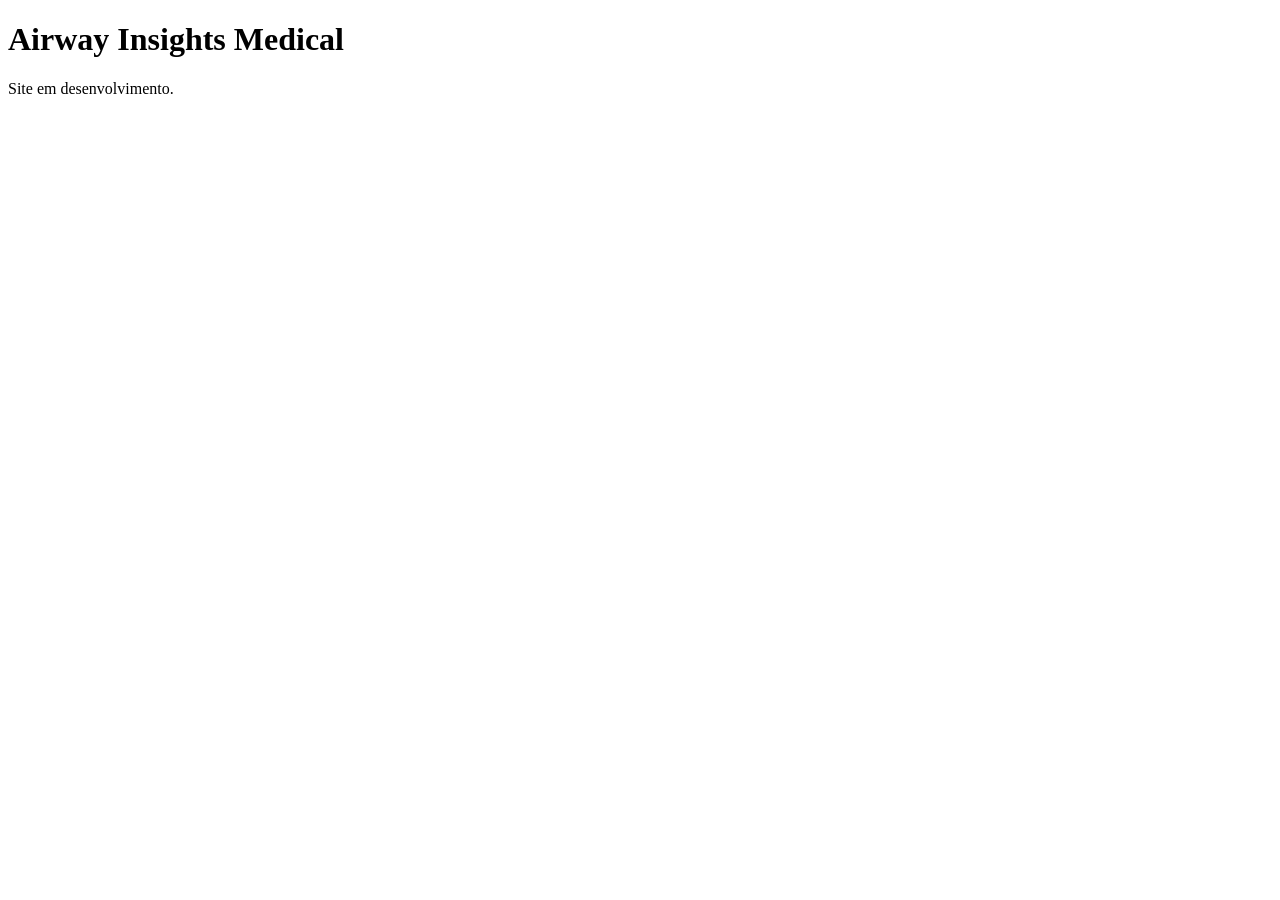
<file: index.html.html>
<!DOCTYPE html>
<html lang="pt-BR">
<head>
  <meta charset="UTF-8">
  <meta name="viewport" content="width=device-width, initial-scale=1.0">
  <title>Airway Insights Medical</title>
</head>

<body>
  <h1>Airway Insights Medical</h1>
  <p>Site em desenvolvimento.</p>
</body>
</html>
</file>
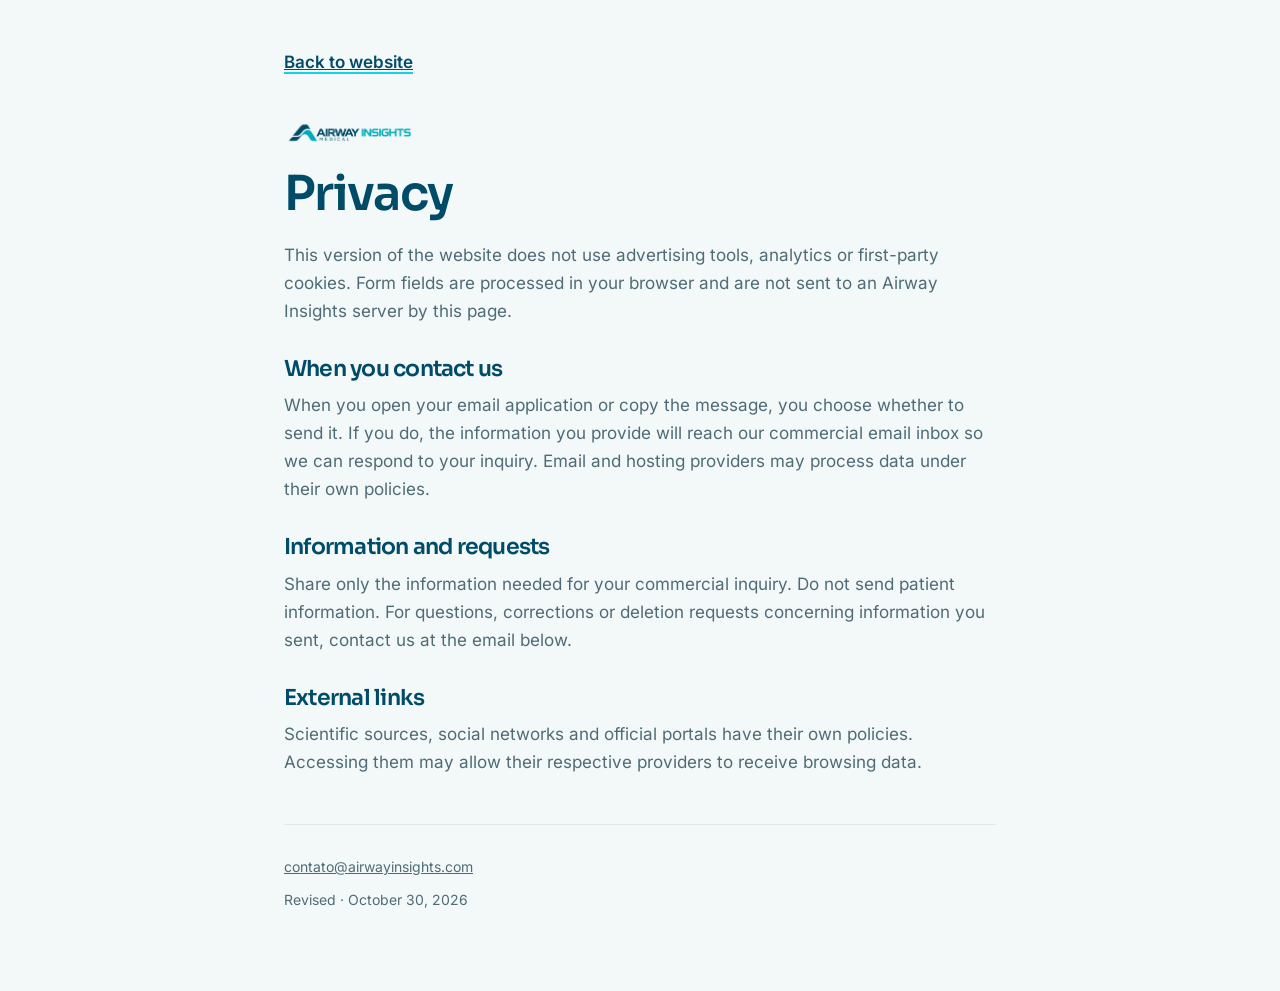
<file: documents/privacy-en.html>
<!doctype html><html lang="en-US"><head><meta charset="utf-8"><meta name="viewport" content="width=device-width,initial-scale=1"><meta name="robots" content="noindex,nofollow"><title>Privacy | Airway Insights Medical</title><link rel="stylesheet" href="../assets/site.css"></head><body class="document-page"><main class="document"><a class="document-back" href="../en/index.html">Back to website</a><img class="document-logo" src="../assets/airway-insights-logo.png" alt="Airway Insights Medical" width="1086" height="362"><h1>Privacy</h1><p>This version of the website does not use advertising tools, analytics or first-party cookies. Form fields are processed in your browser and are not sent to an Airway Insights server by this page.</p><h2>When you contact us</h2><p>When you open your email application or copy the message, you choose whether to send it. If you do, the information you provide will reach our commercial email inbox so we can respond to your inquiry. Email and hosting providers may process data under their own policies.</p><h2>Information and requests</h2><p>Share only the information needed for your commercial inquiry. Do not send patient information. For questions, corrections or deletion requests concerning information you sent, contact us at the email below.</p><h2>External links</h2><p>Scientific sources, social networks and official portals have their own policies. Accessing them may allow their respective providers to receive browsing data.</p><footer><p><a href="mailto:contato@airwayinsights.com">contato@airwayinsights.com</a></p><p>Revised · October 30, 2026</p></footer></main></body></html>
</file>
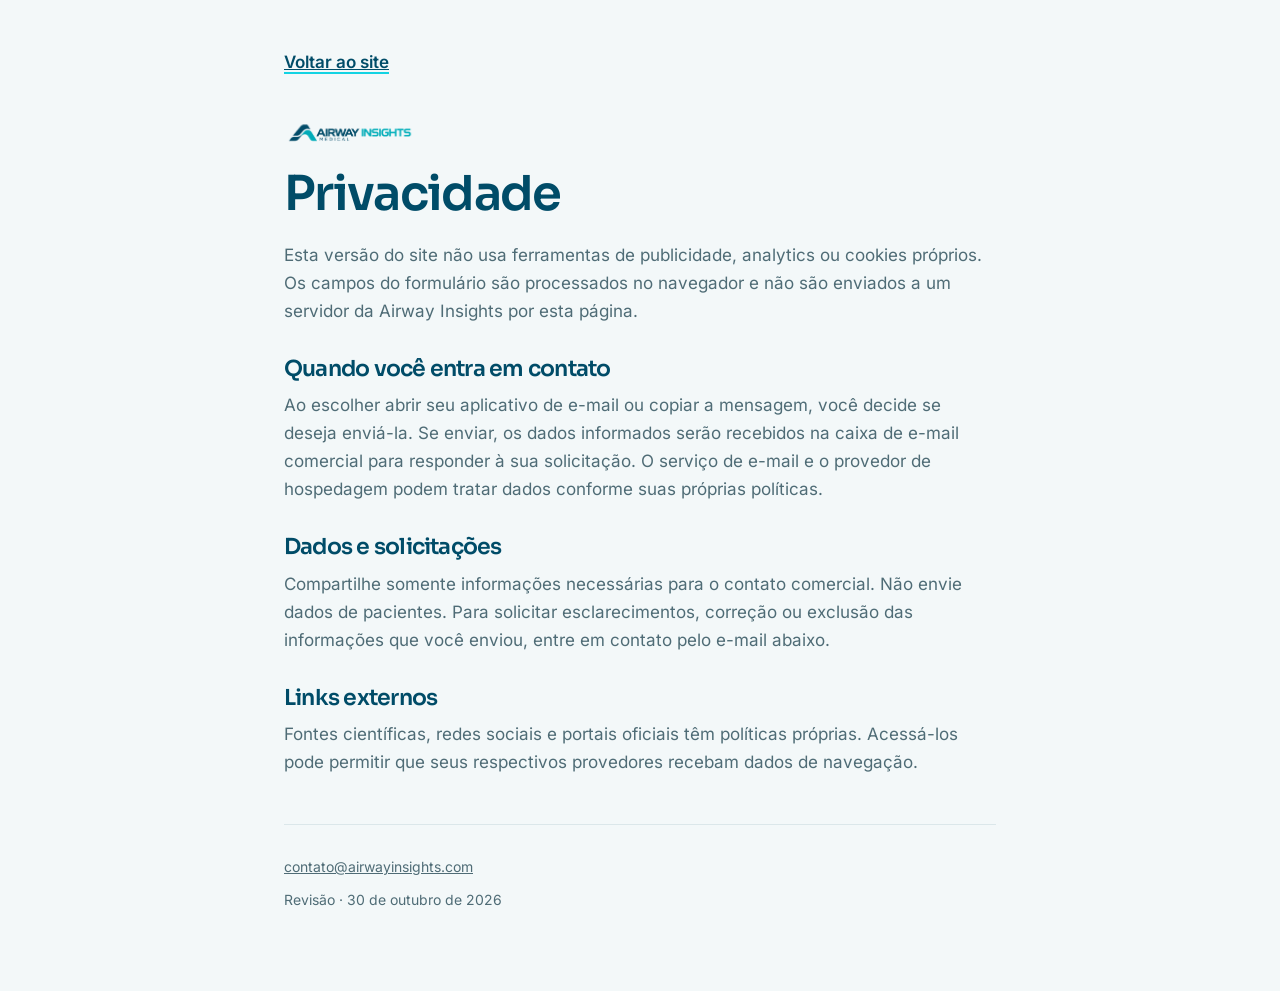
<file: documents/privacy-pt.html>
<!doctype html><html lang="pt-BR"><head><meta charset="utf-8"><meta name="viewport" content="width=device-width,initial-scale=1"><meta name="robots" content="noindex,nofollow"><title>Privacidade | Airway Insights Medical</title><link rel="stylesheet" href="../assets/site.css"></head><body class="document-page"><main class="document"><a class="document-back" href="../index.html">Voltar ao site</a><img class="document-logo" src="../assets/airway-insights-logo.png" alt="Airway Insights Medical" width="1086" height="362"><h1>Privacidade</h1><p>Esta versão do site não usa ferramentas de publicidade, analytics ou cookies próprios. Os campos do formulário são processados no navegador e não são enviados a um servidor da Airway Insights por esta página.</p><h2>Quando você entra em contato</h2><p>Ao escolher abrir seu aplicativo de e-mail ou copiar a mensagem, você decide se deseja enviá-la. Se enviar, os dados informados serão recebidos na caixa de e-mail comercial para responder à sua solicitação. O serviço de e-mail e o provedor de hospedagem podem tratar dados conforme suas próprias políticas.</p><h2>Dados e solicitações</h2><p>Compartilhe somente informações necessárias para o contato comercial. Não envie dados de pacientes. Para solicitar esclarecimentos, correção ou exclusão das informações que você enviou, entre em contato pelo e-mail abaixo.</p><h2>Links externos</h2><p>Fontes científicas, redes sociais e portais oficiais têm políticas próprias. Acessá-los pode permitir que seus respectivos provedores recebam dados de navegação.</p><footer><p><a href="mailto:contato@airwayinsights.com">contato@airwayinsights.com</a></p><p>Revisão · 30 de outubro de 2026</p></footer></main></body></html>
</file>
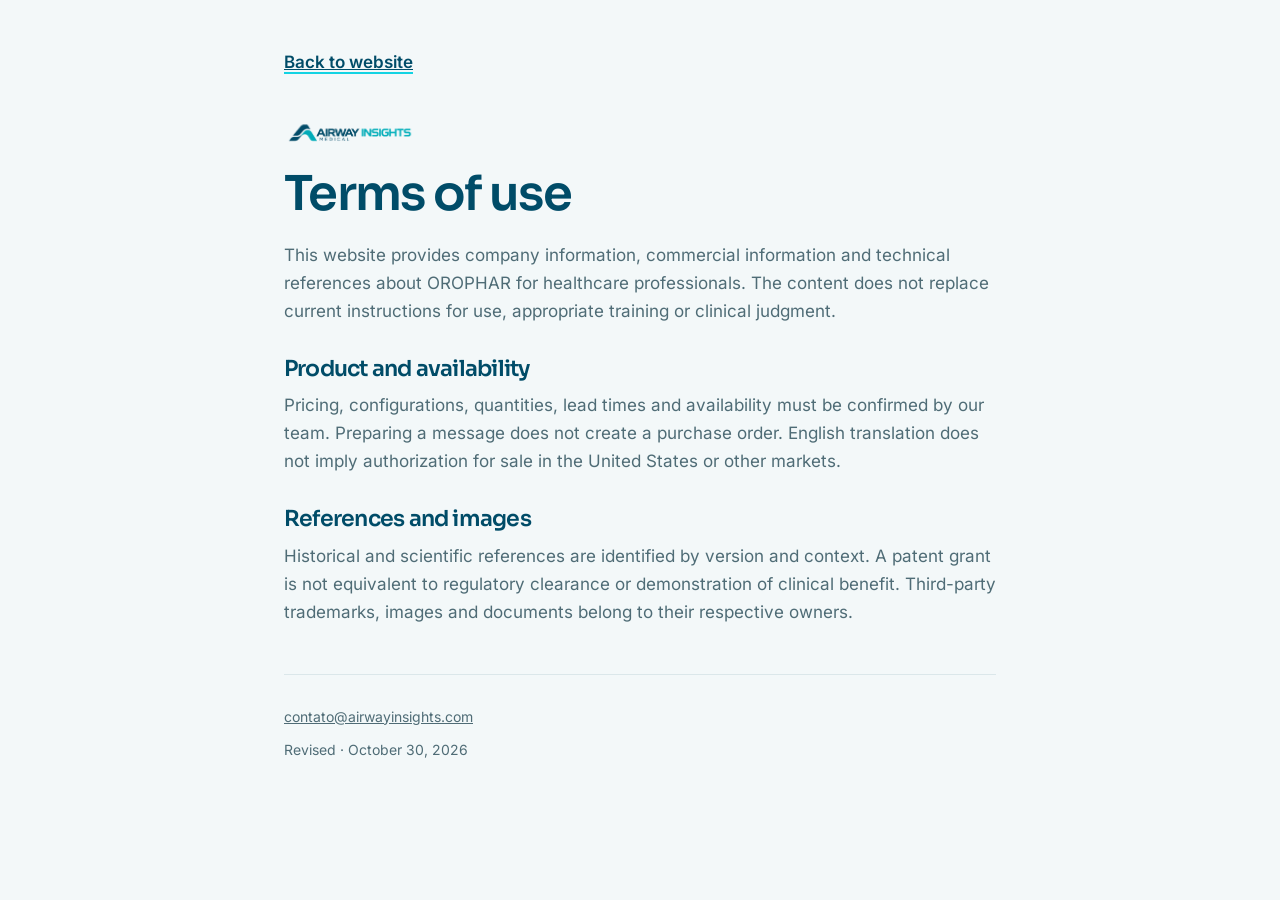
<file: documents/terms-en.html>
<!doctype html><html lang="en-US"><head><meta charset="utf-8"><meta name="viewport" content="width=device-width,initial-scale=1"><meta name="robots" content="noindex,nofollow"><title>Terms of use | Airway Insights Medical</title><link rel="stylesheet" href="../assets/site.css"></head><body class="document-page"><main class="document"><a class="document-back" href="../en/index.html">Back to website</a><img class="document-logo" src="../assets/airway-insights-logo.png" alt="Airway Insights Medical" width="1086" height="362"><h1>Terms of use</h1><p>This website provides company information, commercial information and technical references about OROPHAR for healthcare professionals. The content does not replace current instructions for use, appropriate training or clinical judgment.</p><h2>Product and availability</h2><p>Pricing, configurations, quantities, lead times and availability must be confirmed by our team. Preparing a message does not create a purchase order. English translation does not imply authorization for sale in the United States or other markets.</p><h2>References and images</h2><p>Historical and scientific references are identified by version and context. A patent grant is not equivalent to regulatory clearance or demonstration of clinical benefit. Third-party trademarks, images and documents belong to their respective owners.</p><footer><p><a href="mailto:contato@airwayinsights.com">contato@airwayinsights.com</a></p><p>Revised · October 30, 2026</p></footer></main></body></html>
</file>
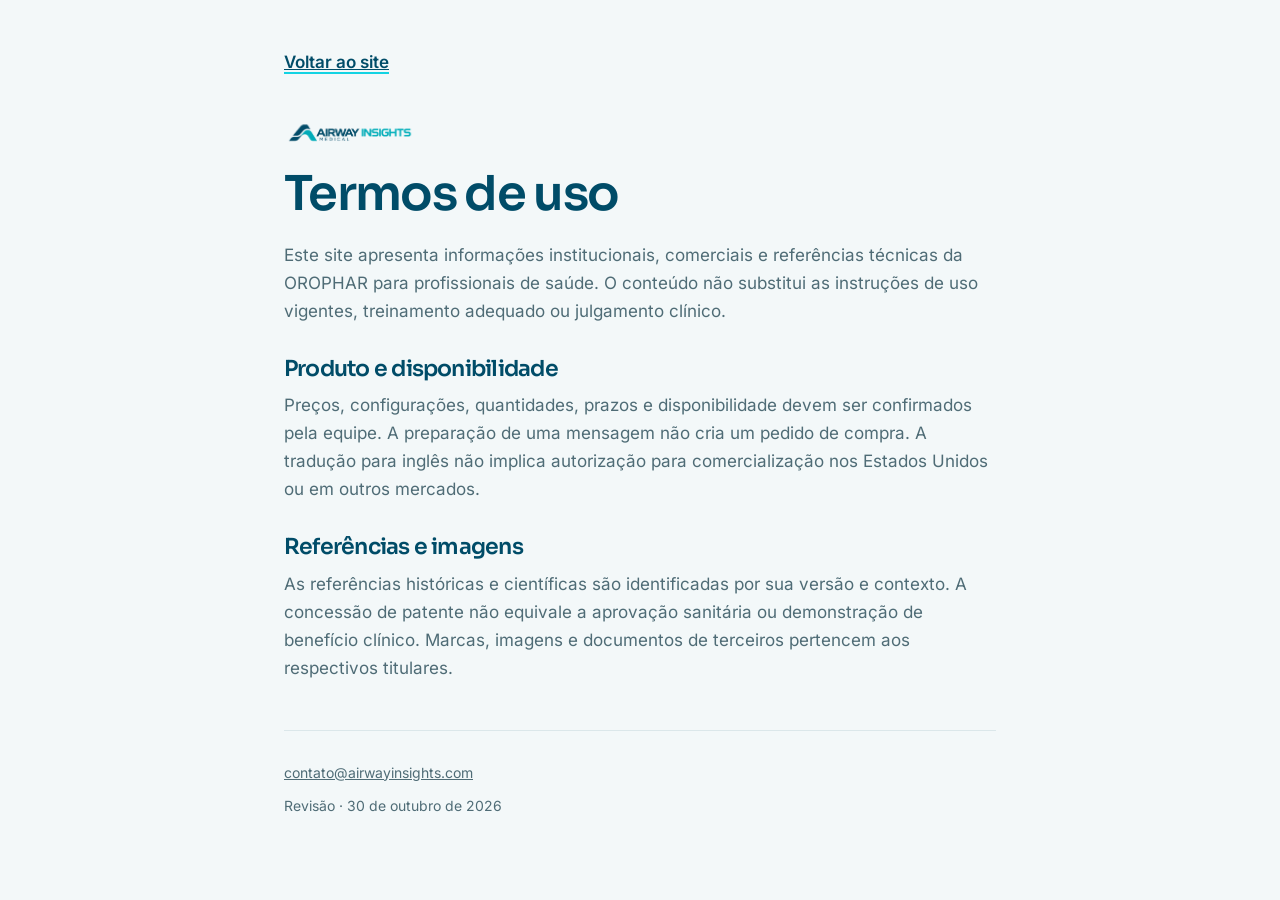
<file: documents/terms-pt.html>
<!doctype html><html lang="pt-BR"><head><meta charset="utf-8"><meta name="viewport" content="width=device-width,initial-scale=1"><meta name="robots" content="noindex,nofollow"><title>Termos de uso | Airway Insights Medical</title><link rel="stylesheet" href="../assets/site.css"></head><body class="document-page"><main class="document"><a class="document-back" href="../index.html">Voltar ao site</a><img class="document-logo" src="../assets/airway-insights-logo.png" alt="Airway Insights Medical" width="1086" height="362"><h1>Termos de uso</h1><p>Este site apresenta informações institucionais, comerciais e referências técnicas da OROPHAR para profissionais de saúde. O conteúdo não substitui as instruções de uso vigentes, treinamento adequado ou julgamento clínico.</p><h2>Produto e disponibilidade</h2><p>Preços, configurações, quantidades, prazos e disponibilidade devem ser confirmados pela equipe. A preparação de uma mensagem não cria um pedido de compra. A tradução para inglês não implica autorização para comercialização nos Estados Unidos ou em outros mercados.</p><h2>Referências e imagens</h2><p>As referências históricas e científicas são identificadas por sua versão e contexto. A concessão de patente não equivale a aprovação sanitária ou demonstração de benefício clínico. Marcas, imagens e documentos de terceiros pertencem aos respectivos titulares.</p><footer><p><a href="mailto:contato@airwayinsights.com">contato@airwayinsights.com</a></p><p>Revisão · 30 de outubro de 2026</p></footer></main></body></html>
</file>
<file: assets/site.css>
@charset "UTF-8";
@font-face{font-family:Sora;src:url(fonts/sora-latin-wght-normal.woff2) format("woff2");font-weight:100 800;font-display:swap}
@font-face{font-family:Inter;src:url(fonts/inter-latin-wght-normal.woff2) format("woff2");font-weight:100 900;font-display:swap}
:root{--navy:#004c68;--deep:#06303f;--teal:#00acb8;--teal-d:#007e88;--cyan:#13d3e3;--ink:#12343f;--muted:#4f6c76;--line:#dbe7ea;--pale:#f3f8f9;--max:1200px;--r:18px;--r-s:12px;--sh:0 30px 60px -30px rgba(0,76,104,.35);--head:Sora,Inter,system-ui,sans-serif;--body:Inter,system-ui,-apple-system,"Segoe UI",sans-serif}
*{box-sizing:border-box}html{scroll-behavior:smooth;scroll-padding-top:84px;-webkit-text-size-adjust:100%}
body{margin:0;color:var(--ink);background:#fff;font:400 17px/1.65 var(--body);-webkit-font-smoothing:antialiased;text-rendering:optimizeLegibility}
h1,h2,h3,p,figure,dl,dd,ul{margin:0}ul{padding:0;list-style:none}
h1,h2,h3{font-family:var(--head);font-weight:600;line-height:1.1;letter-spacing:-.035em;color:var(--navy)}
h2{font-size:clamp(30px,4vw,48px)}h3{font-size:clamp(19px,1.6vw,22px);letter-spacing:-.02em}
a{color:inherit;text-decoration:none}img{max-width:100%;height:auto;display:block}button{font:inherit;color:inherit;cursor:pointer}
[hidden]{display:none!important}
.sr-only{position:absolute;width:1px;height:1px;overflow:hidden;clip:rect(0,0,0,0);white-space:nowrap}
.container{width:calc(100% - 48px);max-width:var(--max);margin-inline:auto}
.section{padding-block:clamp(72px,9vw,128px)}
.skip-link{position:fixed;top:-80px;left:16px;z-index:60;padding:12px 16px;background:#fff;border-radius:8px}.skip-link:focus{top:12px}
a:focus-visible,button:focus-visible,summary:focus-visible,input:focus-visible,select:focus-visible,textarea:focus-visible{outline:3px solid var(--teal);outline-offset:3px}
.wm{display:inline-block;height:.82em;width:auto;vertical-align:-.04em;margin-inline:.04em}
.kicker{font-size:15px;font-weight:600;color:var(--teal-d);margin-bottom:16px;display:flex;align-items:center;gap:10px}
.kicker::before{content:"";width:28px;height:3px;border-radius:3px;background:linear-gradient(90deg,var(--navy),var(--cyan))}
.lead{font-size:clamp(18px,1.6vw,21px);color:var(--muted);max-width:60ch}
.btn{display:inline-flex;align-items:center;justify-content:center;gap:10px;min-height:54px;padding:14px 28px;border-radius:999px;border:1.5px solid transparent;font-weight:600;font-size:16px;line-height:1.2;transition:transform .2s,box-shadow .2s,background .2s}
.btn:hover{transform:translateY(-2px)}
.btn-p{background:linear-gradient(135deg,var(--navy),#00708c);color:#fff;box-shadow:0 14px 28px -12px rgba(0,76,104,.6)}.btn-p:hover{box-shadow:0 18px 34px -12px rgba(0,76,104,.7)}
.btn-g{border-color:var(--line);color:var(--navy);background:#fff}.btn-g:hover{border-color:var(--teal)}
.btn-w{background:#fff;color:var(--navy)}.btn-w:hover{background:#e8fbfd}
.btn-o{border-color:rgba(255,255,255,.4);color:#fff}.btn-o:hover{border-color:#fff}
.link{display:inline-flex;gap:8px;align-items:center;font-weight:600;color:var(--navy);border-bottom:2px solid var(--cyan);padding-bottom:2px}.link:hover{color:var(--teal-d)}
/* header */
.site-header{position:sticky;top:0;z-index:40;background:rgba(255,255,255,.82);backdrop-filter:saturate(1.6) blur(16px);-webkit-backdrop-filter:saturate(1.6) blur(16px);border-bottom:1px solid transparent;transition:border-color .2s,box-shadow .2s}
.site-header.is-scrolled{border-color:var(--line);box-shadow:0 8px 24px -18px rgba(0,76,104,.5)}
.header-inner{display:flex;align-items:center;justify-content:space-between;gap:24px;min-height:76px}
.brand img{height:40px;width:auto}
.desktop-nav{display:flex;gap:32px;font-size:15px;font-weight:500}
.desktop-nav a{color:var(--muted);padding:6px 0;border-bottom:2px solid transparent;transition:color .2s}
.desktop-nav a:hover,.desktop-nav a[aria-current]{color:var(--navy);border-color:var(--cyan)}
.header-actions{display:flex;align-items:center;gap:16px}
.lang{display:flex;gap:2px;padding:3px;border:1px solid var(--line);border-radius:999px;font-size:13px;font-weight:600}
.lang a{padding:4px 11px;border-radius:999px;color:var(--muted)}.lang a.active{background:var(--navy);color:#fff}
.header-cta{min-height:44px;padding:10px 22px;font-size:15px}
.menu-toggle{display:none;width:44px;height:44px;border:1px solid var(--line);border-radius:50%;background:#fff;position:relative}
.menu-toggle span{position:absolute;left:13px;right:13px;height:2px;background:var(--navy);border-radius:2px;transition:transform .2s,top .2s}
.menu-toggle span:first-child{top:18px}.menu-toggle span:last-child{top:25px}
.menu-toggle[aria-expanded=true] span:first-child{top:21px;transform:rotate(45deg)}.menu-toggle[aria-expanded=true] span:last-child{top:21px;transform:rotate(-45deg)}
.mobile-nav{display:grid;padding:8px 24px 24px;border-top:1px solid var(--line);background:#fff}
.mobile-nav a{padding:14px 0;font-weight:600;color:var(--navy);border-bottom:1px solid var(--line)}
/* hero */
.hero-band{position:relative;overflow:hidden;background:radial-gradient(1000px 620px at 82% 38%,rgba(19,211,227,.20),transparent 62%),radial-gradient(700px 500px at 8% 0,rgba(0,76,104,.07),transparent 60%),#fff}
.hero{display:grid;grid-template-columns:1fr 1.12fr;align-items:center;gap:clamp(24px,4vw,64px);padding-block:clamp(40px,6vw,88px) clamp(48px,6vw,80px)}
.hero h1{margin:0}.hero h1 img{width:clamp(220px,28vw,360px);height:auto}
.hero-tag{font-family:var(--head);font-weight:600;font-size:clamp(32px,3.9vw,54px);line-height:1.04;letter-spacing:-.045em;color:var(--navy);margin:clamp(20px,3vw,36px) 0 22px}
.hero-tag span{display:block;background:linear-gradient(100deg,var(--navy),var(--teal) 70%,var(--cyan));-webkit-background-clip:text;background-clip:text;color:transparent}
.hero-actions{display:flex;flex-wrap:wrap;gap:14px;margin-top:34px}
.hero-visual{position:relative}
.hero-visual{background:#fff;border-radius:36px;box-shadow:0 40px 80px -40px rgba(0,76,104,.45);padding:clamp(6px,1.6vw,18px) clamp(6px,1.6vw,18px) 22px;border:1px solid rgba(0,76,104,.06)}
.hero-visual img{width:100%;border-radius:28px}
.pills{display:flex;flex-wrap:wrap;gap:10px;margin-top:6px;justify-content:center}
.pill{padding:9px 16px;border-radius:999px;background:var(--pale);border:1px solid var(--line);font-size:14px;font-weight:600;color:var(--navy);box-shadow:0 8px 20px -14px rgba(0,76,104,.6);display:flex;align-items:center;gap:8px}
.pill i{width:8px;height:8px;border-radius:50%;background:var(--cyan)}
.hero-copy>*{animation:rise .8s cubic-bezier(.2,.7,.2,1) both}.hero-copy>:nth-child(2){animation-delay:.08s}.hero-copy>:nth-child(3){animation-delay:.16s}.hero-copy>:nth-child(4){animation-delay:.24s}
.hero-visual{animation:rise 1s .15s cubic-bezier(.2,.7,.2,1) both}
@keyframes rise{from{opacity:0;transform:translateY(22px)}to{opacity:1;transform:none}}
/* trust */
.trust{background:var(--deep);color:#fff}
.trust-inner{display:grid;grid-template-columns:repeat(4,1fr);gap:0}
.trust-item{padding:28px 24px;border-left:1px solid rgba(255,255,255,.12)}.trust-item:first-child{border-left:0;padding-left:0}
.trust-item strong{display:block;font-family:var(--head);font-size:clamp(19px,2vw,26px);letter-spacing:-.03em;color:#fff;line-height:1.15}
.trust-item span{font-size:14px;color:#a9cdd6}
/* product */
.section-head{display:grid;grid-template-columns:1.1fr 1fr;gap:clamp(24px,5vw,72px);align-items:end;margin-bottom:clamp(40px,5vw,64px)}
.features{display:grid;grid-template-columns:repeat(4,1fr);gap:18px}
.feature{padding:30px 26px;border-radius:var(--r);background:var(--pale);transition:background .25s,transform .25s}
.feature:hover{background:#e5f6f8;transform:translateY(-4px)}
.feature .ic{width:52px;height:52px;border-radius:15px;background:#fff;display:grid;place-items:center;margin-bottom:22px;box-shadow:0 10px 20px -14px var(--navy)}
.feature .ic svg{width:26px;height:26px;stroke:var(--teal-d);fill:none;stroke-width:1.8;stroke-linecap:round;stroke-linejoin:round}
.feature p{color:var(--muted);margin-top:10px;font-size:16px;line-height:1.6}
.compare{margin-top:clamp(40px,5vw,64px);display:grid;grid-template-columns:1fr 1.25fr;border-radius:var(--r);overflow:hidden;border:1px solid var(--line)}
.compare>div{padding:clamp(24px,3vw,40px)}
.compare .old{background:var(--pale)}.compare .new{background:linear-gradient(135deg,var(--navy),#006d8a);color:#fff}
.compare h3{margin-bottom:18px}.compare .new h3{color:#fff}
.compare li{padding:10px 0 10px 30px;position:relative;font-size:16px}
.compare .old li{color:var(--muted)}.compare .old li::before{content:"";position:absolute;left:4px;top:21px;width:12px;height:2px;background:#9db3ba}
.compare .new li::before{content:"";position:absolute;left:2px;top:15px;width:16px;height:9px;border-left:2.5px solid var(--cyan);border-bottom:2.5px solid var(--cyan);transform:rotate(-45deg) scale(.8)}
.src{font-size:13px;color:var(--muted);margin-top:16px;line-height:1.55}.src a{text-decoration:underline}
/* how */
.how{background:var(--pale)}
.steps{display:grid;grid-template-columns:repeat(4,1fr);gap:18px;counter-reset:s}
.step{background:#fff;border-radius:var(--r);padding:28px 24px;counter-increment:s;position:relative}
.step::before{content:counter(s);display:grid;place-items:center;width:38px;height:38px;border-radius:50%;background:var(--navy);color:#fff;font:600 16px var(--head);margin-bottom:18px}
.step p{color:var(--muted);font-size:16px;margin-top:8px;line-height:1.6}
.uses{margin-top:clamp(36px,4vw,56px);display:flex;flex-wrap:wrap;gap:10px;align-items:center}
.uses strong{font-family:var(--head);color:var(--navy);margin-right:10px}
.uses span{padding:8px 16px;border-radius:999px;background:#fff;border:1px solid var(--line);font-size:15px;font-weight:500;color:var(--navy)}
/* evidence */
.evidence{background:radial-gradient(900px 500px at 100% 0,rgba(19,211,227,.22),transparent 60%),var(--deep);color:#fff}
.evidence h2,.evidence h3{color:#fff}.evidence .kicker{color:var(--cyan)}.evidence .lead{color:#b4d3da}
.feat-pub{margin-top:clamp(36px,5vw,56px);border-radius:28px;padding:clamp(28px,4vw,56px);background:linear-gradient(145deg,rgba(255,255,255,.12),rgba(255,255,255,.04));border:1px solid rgba(255,255,255,.2);display:grid;grid-template-columns:1.3fr 1fr;gap:clamp(28px,4vw,56px);align-items:center;box-shadow:0 40px 80px -40px rgba(0,0,0,.6)}
.badge{display:inline-block;padding:7px 14px;border-radius:999px;background:var(--cyan);color:var(--deep);font-size:13px;font-weight:700;margin-bottom:20px}
.feat-pub .journal{font-family:var(--head);font-weight:600;font-size:clamp(26px,3.4vw,44px);line-height:1.1;letter-spacing:-.035em}
.feat-pub .title{margin:18px 0 8px;font-size:18px;color:#d3eaee;max-width:52ch}
.feat-pub .meta{font-size:14px;color:#8fbac4;margin-bottom:28px}
.feat-pub .links{display:flex;flex-wrap:wrap;gap:12px}
.stats{display:grid;gap:14px}
.stat{padding:20px 22px;border-radius:var(--r-s);background:rgba(255,255,255,.07);border:1px solid rgba(255,255,255,.12)}
.stat b{display:block;font:600 clamp(30px,3.6vw,44px)/1 var(--head);letter-spacing:-.04em;color:#fff}
.stat span{font-size:14px;color:#b4d3da}
.sec-pub{margin-top:20px;border-radius:var(--r);padding:clamp(22px,3vw,34px);border:1px solid rgba(255,255,255,.14);display:grid;grid-template-columns:1fr auto;gap:24px;align-items:center}
.sec-pub h3{font-size:clamp(19px,2vw,24px)}.sec-pub p{color:#b4d3da;font-size:15px;margin-top:6px;max-width:70ch}
.sec-pub .res{display:flex;gap:26px;margin-top:14px;flex-wrap:wrap}.sec-pub .res b{font:600 24px var(--head);color:var(--cyan);margin-right:6px}.sec-pub .res span{font-size:14px;color:#d3eaee}
.note-light{font-size:13px;color:#8fbac4;margin-top:22px;max-width:80ch}
/* specs */
.specs{display:grid;grid-template-columns:1fr 1.15fr;gap:clamp(28px,5vw,80px);align-items:start}
.sizes{display:grid;grid-template-columns:repeat(3,1fr);gap:12px;margin:30px 0 12px}
.size{border:1.5px solid var(--line);background:#fff;border-radius:var(--r-s);padding:18px 8px;text-align:center;font:600 28px/1 var(--head);color:var(--navy);transition:.2s}
.size small{display:block;font:500 13px var(--body);color:var(--muted);margin-top:6px}
.size:hover{border-color:var(--teal)}.size[aria-pressed=true]{background:var(--navy);border-color:var(--navy);color:#fff}.size[aria-pressed=true] small{color:#bfe7ee}
.size-fb{font-size:14px;color:var(--muted);min-height:22px}
.spec-panel{border:1px solid var(--line);border-radius:var(--r);padding:clamp(20px,3vw,36px);background:#fff;box-shadow:var(--sh)}
.spec-panel .logo-row{padding-bottom:20px;border-bottom:1px solid var(--line);margin-bottom:4px}.spec-panel .logo-row img{height:34px;width:auto}
.spec-panel dl>div{display:grid;grid-template-columns:.8fr 1.2fr;gap:16px;padding:15px 0;border-bottom:1px solid var(--line)}.spec-panel dl>div:last-child{border:0}
.spec-panel dt{color:var(--muted);font-size:15px}.spec-panel dd{font-weight:600;color:var(--navy);font-size:16px}.spec-panel dd small{display:block;font-weight:400;color:var(--muted);font-size:13px}
/* docs */
.docs{background:var(--pale)}
.doc-grid{display:grid;grid-template-columns:repeat(3,1fr);gap:20px}
.doc{display:flex;flex-direction:column;background:#fff;border-radius:var(--r);padding:30px;border:1px solid transparent;transition:transform .25s,box-shadow .25s,border-color .25s}
.doc:hover{transform:translateY(-6px);box-shadow:var(--sh);border-color:var(--cyan)}
.doc .ic{width:56px;height:68px;border-radius:12px;background:linear-gradient(160deg,var(--navy),#00708c);display:grid;place-items:center;color:#fff;font:700 13px var(--head);margin-bottom:24px;letter-spacing:.04em}
.doc p{color:var(--muted);font-size:15.5px;margin:10px 0 24px;flex:1}
.doc .act{font-weight:600;color:var(--navy);display:flex;justify-content:space-between;align-items:center;font-size:15px}.doc .act small{font-weight:500;color:var(--muted)}
/* doctor */
.doctor{display:grid;grid-template-columns:.85fr 1.15fr;gap:clamp(32px,6vw,88px);align-items:center}
.photo{position:relative}.photo::before{content:"";position:absolute;inset:18px -18px -18px 18px;border-radius:32px;background:linear-gradient(145deg,var(--cyan),var(--navy));opacity:.9}
.photo img{position:relative;border-radius:32px;width:100%;aspect-ratio:1/1.08;object-fit:cover;object-position:50% 20%}
.doctor h2{margin-bottom:8px}.doctor .role{font-size:19px;color:var(--teal-d);font-weight:600;margin-bottom:22px}
.doctor p{color:var(--muted)}.doctor p+p{margin-top:14px}
.hl{display:grid;grid-template-columns:repeat(3,1fr);gap:14px;margin:32px 0}
.hl div{padding:18px;border-radius:var(--r-s);background:var(--pale)}.hl b{display:block;font:600 clamp(24px,2.6vw,32px)/1.05 var(--head);color:var(--navy);letter-spacing:-.04em;margin-bottom:6px}.hl span{font-size:14px;color:var(--muted);line-height:1.45;display:block}
.links-row{display:flex;gap:24px;flex-wrap:wrap;margin-top:6px}
/* contact */
.contact{background:linear-gradient(160deg,var(--navy),var(--deep));color:#fff;position:relative;overflow:hidden}
.contact::after{content:"";position:absolute;width:640px;height:640px;right:-200px;top:-220px;border-radius:50%;border:90px solid rgba(19,211,227,.1)}
.contact h2{color:#fff}.contact .kicker{color:var(--cyan)}
.contact-grid{display:grid;grid-template-columns:1fr 1.1fr;gap:clamp(32px,6vw,88px);align-items:start;position:relative;z-index:1}
.contact .lead{color:#b4d3da;margin-top:18px}
.who{margin-top:34px;display:grid;gap:14px}.who li{display:flex;gap:14px;align-items:flex-start;color:#d9eef2;font-size:16px}.who li::before{content:"";flex:none;width:22px;height:22px;margin-top:2px;border-radius:50%;background:var(--cyan) url("data:image/svg+xml,%3Csvg xmlns='http://www.w3.org/2000/svg' viewBox='0 0 24 24' fill='none' stroke='%2306303f' stroke-width='3.2' stroke-linecap='round' stroke-linejoin='round'%3E%3Cpath d='M6 12.5l4 4 8-9'/%3E%3C/svg%3E") center/14px no-repeat}
.mail{margin-top:34px}.mail small{display:block;color:#8fbac4;font-size:14px}.mail a{font:600 clamp(20px,2.4vw,28px) var(--head);letter-spacing:-.03em;border-bottom:2px solid var(--cyan)}
.form{background:#fff;color:var(--ink);border-radius:26px;padding:clamp(24px,3.4vw,44px);box-shadow:0 40px 80px -30px rgba(0,0,0,.55)}
.form h3{margin-bottom:22px;font-size:24px}
.row{display:grid;grid-template-columns:1fr 1fr;gap:14px}.field{margin-bottom:14px}
.field label{display:block;font-size:14px;font-weight:600;color:var(--navy);margin-bottom:6px}
.field input,.field select,.field textarea{width:100%;padding:13px 15px;border:1.5px solid var(--line);border-radius:12px;background:var(--pale);font-size:16px;color:var(--ink);transition:border-color .2s,background .2s}
.field input:focus,.field select:focus,.field textarea:focus{border-color:var(--teal);background:#fff;outline:0;box-shadow:0 0 0 4px rgba(0,172,184,.15)}
.field textarea{resize:vertical}
.form .priv{font-size:13px;color:var(--muted);margin:4px 0 18px}.form .priv a{text-decoration:underline}
/* faq */
.faq-wrap{display:grid;grid-template-columns:.8fr 1.2fr;gap:clamp(28px,6vw,88px)}
.faq details{border-bottom:1px solid var(--line)}.faq details:first-child{border-top:1px solid var(--line)}
.faq summary{list-style:none;display:flex;justify-content:space-between;gap:20px;align-items:center;padding:24px 0;font:600 clamp(17px,1.8vw,20px)/1.3 var(--head);letter-spacing:-.02em;color:var(--navy);cursor:pointer}
.faq summary::-webkit-details-marker{display:none}
.faq summary::after{content:"+";flex:none;width:34px;height:34px;border-radius:50%;background:var(--pale);display:grid;place-items:center;font-size:22px;font-weight:400;transition:transform .25s,background .25s}
.faq details[open] summary::after{transform:rotate(45deg);background:var(--cyan)}
.faq details p{padding:0 54px 26px 0;color:var(--muted)}
/* footer */
.site-footer{background:var(--deep);color:#b4d3da;padding:64px 0 30px;font-size:15px}
.foot{display:grid;grid-template-columns:1.4fr 1fr 1fr 1.2fr;gap:36px}
.foot .brand-box{display:inline-block;background:#fff;border-radius:14px;padding:10px 16px}.foot .brand-box img{height:34px;width:auto}
.foot p{margin-top:16px;max-width:34ch}
.foot strong{display:block;color:#fff;margin-bottom:14px;font-family:var(--head)}.foot a{display:block;padding:5px 0}.foot a:hover{color:#fff}
.foot-note{margin-top:44px;padding-top:26px;border-top:1px solid rgba(255,255,255,.12);font-size:13px;line-height:1.6;max-width:110ch}
.foot-bottom{margin-top:22px;display:flex;justify-content:space-between;gap:16px;flex-wrap:wrap;font-size:13px}.foot-bottom div{display:flex;gap:22px}
.mobile-cta{display:none}
/* dialog */
dialog{border:0;border-radius:24px;padding:30px;width:min(560px,calc(100% - 32px));box-shadow:0 40px 90px -20px rgba(0,0,0,.6)}dialog::backdrop{background:rgba(6,48,63,.6);backdrop-filter:blur(4px)}
.dlg-top{display:flex;justify-content:space-between;align-items:center;margin-bottom:10px}.dlg-top img{height:30px;width:auto}
.close-dialog{width:40px;height:40px;border-radius:50%;border:1px solid var(--line);background:#fff;font-size:22px}
dialog h2{font-size:28px;margin:6px 0}dialog p{color:var(--muted);font-size:15px}
dialog textarea{width:100%;margin:16px 0;padding:14px;border:1.5px solid var(--line);border-radius:12px;font:14px/1.5 var(--body);background:var(--pale)}
.dlg-actions{display:flex;gap:10px;flex-wrap:wrap}
/* responsive */
@media(max-width:1040px){
 .desktop-nav,.header-cta{display:none}.menu-toggle{display:block}
 .features,.steps{grid-template-columns:repeat(2,1fr)}
 .trust-inner{grid-template-columns:repeat(2,1fr)}.trust-item:nth-child(3){border-left:0;padding-left:0}
 .foot{grid-template-columns:1fr 1fr}
}
@media(max-width:860px){
 body{font-size:16px}
 .hero,.section-head,.compare,.feat-pub,.specs,.doctor,.contact-grid,.faq-wrap{grid-template-columns:1fr}
 
 .hero h1 img{width:210px}
 .doc-grid{grid-template-columns:1fr}
 .sec-pub{grid-template-columns:1fr}
 .photo{max-width:420px;margin-right:18px}
 .hl{grid-template-columns:1fr}.hl div{display:flex;gap:16px;align-items:center}.hl b{margin:0;min-width:84px}
 .mobile-cta{display:flex;position:fixed;left:12px;right:12px;bottom:calc(12px + env(safe-area-inset-bottom,0px));z-index:35;justify-content:space-between;align-items:center;gap:12px;background:rgba(255,255,255,.94);backdrop-filter:blur(14px);-webkit-backdrop-filter:blur(14px);border:1px solid var(--line);border-radius:999px;padding:8px 8px 8px 20px;box-shadow:0 18px 40px -16px rgba(0,76,104,.55)}
 .mobile-cta img{height:22px;width:auto}.mobile-cta .btn{min-height:44px;padding:10px 20px;font-size:15px}
 .site-footer{padding-bottom:100px}
}
@media(max-width:560px){
 .container{width:calc(100% - 36px)}
 .features,.steps,.row{grid-template-columns:1fr}
 .trust-item{padding:20px 14px}.trust-item:first-child{padding-left:0}
 .foot{grid-template-columns:1fr}.faq details p{padding-right:0}
 .spec-panel dl>div{grid-template-columns:1fr;gap:2px}
 .brand img{height:34px}
}
@media(prefers-reduced-motion:reduce){*{animation:none!important;transition:none!important;scroll-behavior:auto!important}}
/* legal docs */
.document-page{background:var(--pale)}.document{max-width:760px;margin:0 auto;padding:48px 24px 80px}
.document-back{font-weight:600;color:var(--navy);border-bottom:2px solid var(--cyan)}
.document-logo{height:44px;width:auto;margin:36px 0 12px}
.document h1{font-size:clamp(34px,5vw,48px);margin-bottom:20px}.document h2{font-size:22px;margin:32px 0 8px}.document p{color:var(--muted);margin-top:10px}
.document footer{margin-top:48px;padding-top:20px;border-top:1px solid var(--line);font-size:14px}.document a{text-decoration:underline}
.compare .new h3 .wm{height:30px}
.evidence .wm,.contact .wm{height:.86em;vertical-align:-.08em}
.faq summary span{flex:1}
.creator{display:flex;gap:clamp(20px,3.4vw,40px);align-items:center;background:var(--pale);border-radius:28px;padding:clamp(22px,3.4vw,40px);max-width:880px;margin-inline:auto}
.creator>img{flex:none;width:clamp(104px,14vw,148px);height:clamp(104px,14vw,148px);border-radius:50%;object-fit:cover;object-position:50% 16%;border:4px solid #fff;box-shadow:0 14px 30px -14px rgba(0,76,104,.5)}
.creator h3{font-size:clamp(20px,2.2vw,26px)}.creator .role{color:var(--teal-d);font-weight:600;font-size:15px;margin:4px 0 12px}.creator p{color:var(--muted);font-size:16px}
.creator .kicker{margin-bottom:8px;font-size:14px}
.links-row{display:flex;gap:22px;flex-wrap:wrap;margin-top:14px;font-size:15px}
.spec-panel dd .codes{display:block;font-weight:500;font-size:15px;line-height:1.7}
@media(max-width:560px){.creator{flex-direction:column;text-align:center}.creator .kicker{justify-content:center}.links-row{justify-content:center}}
</file>
